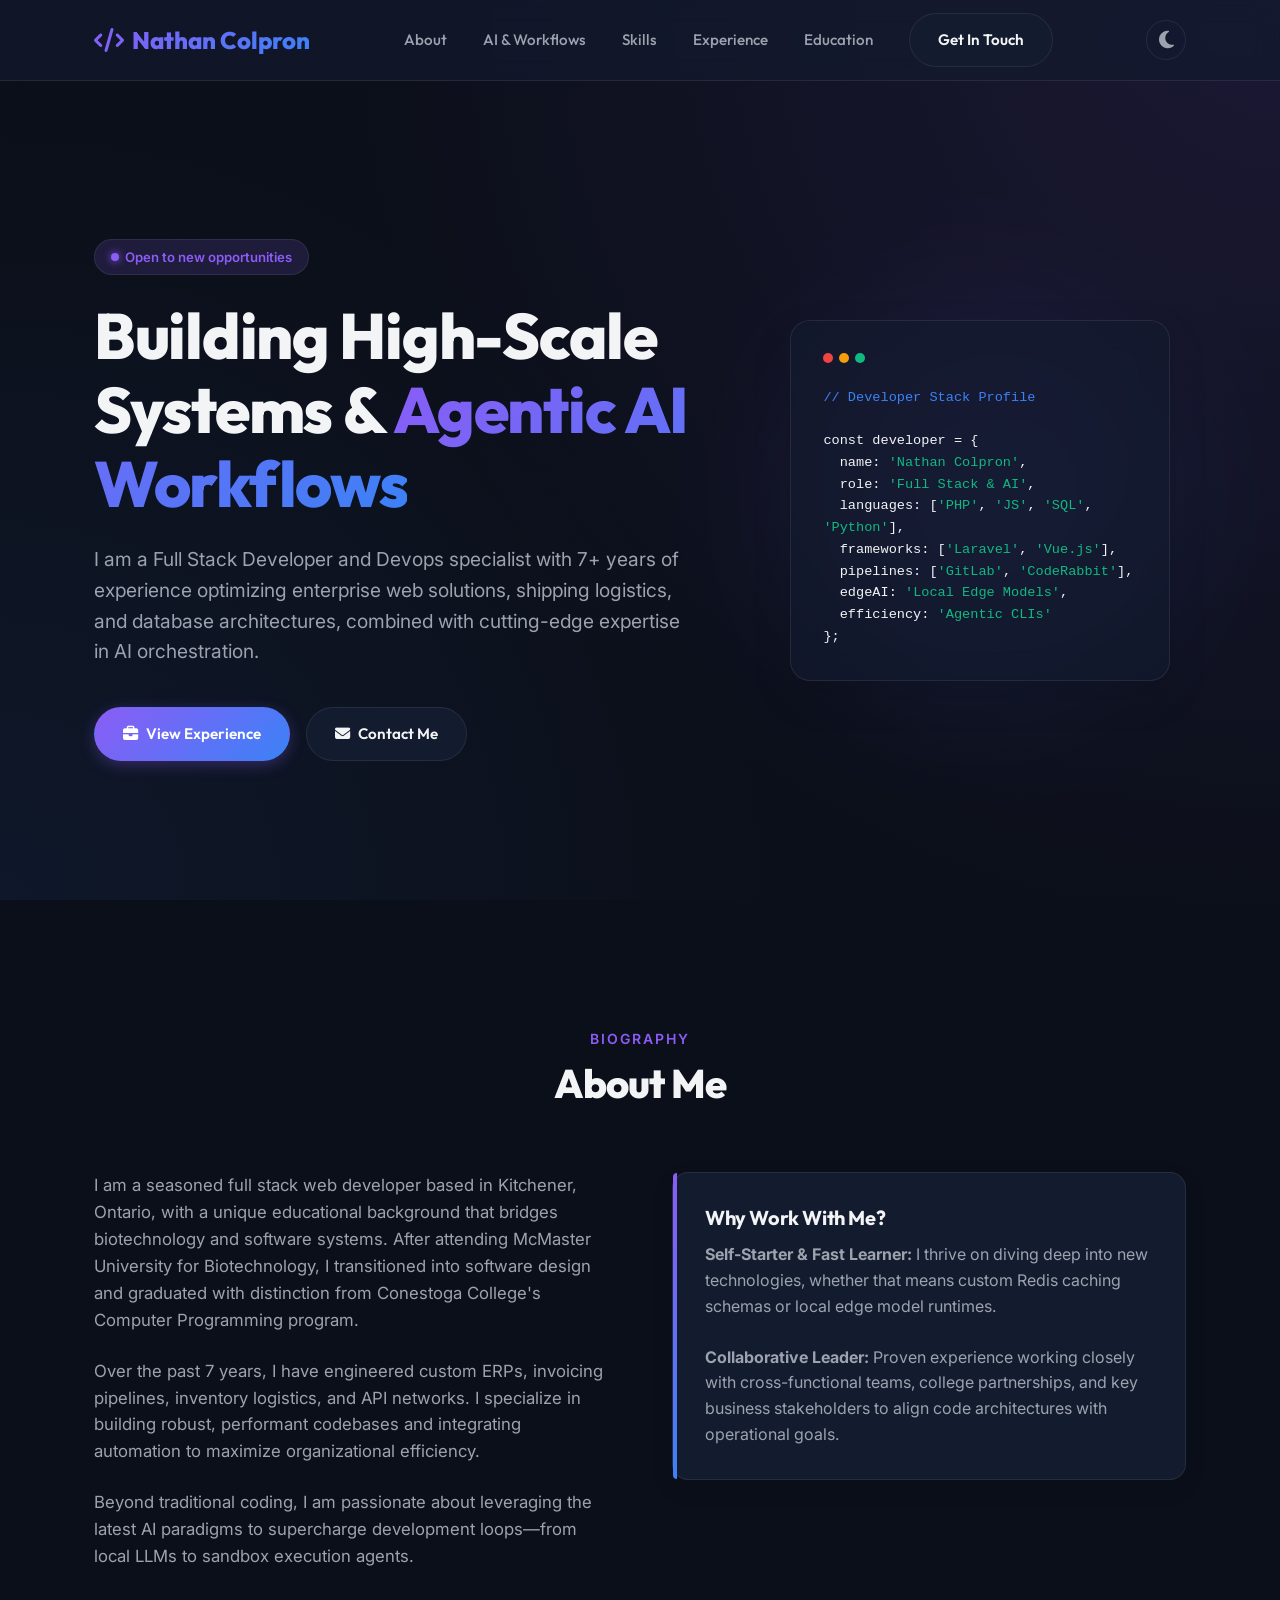
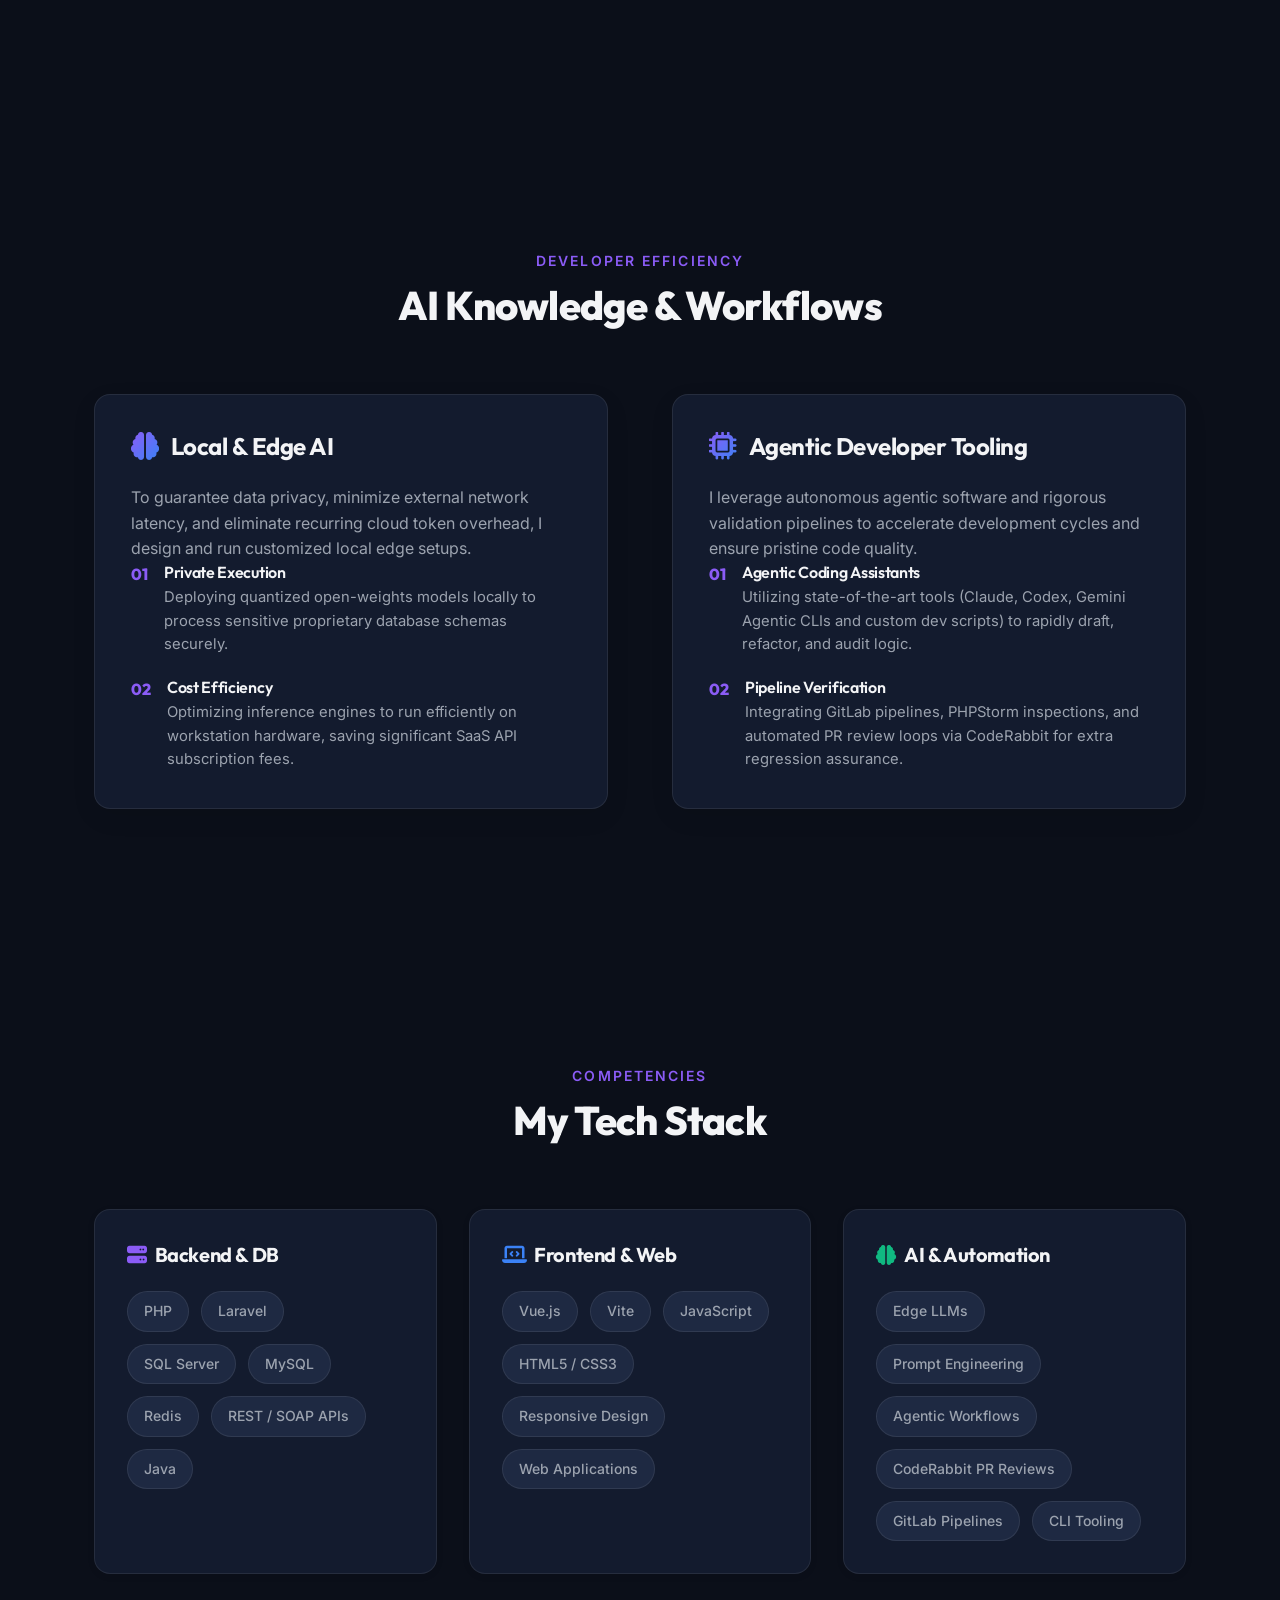
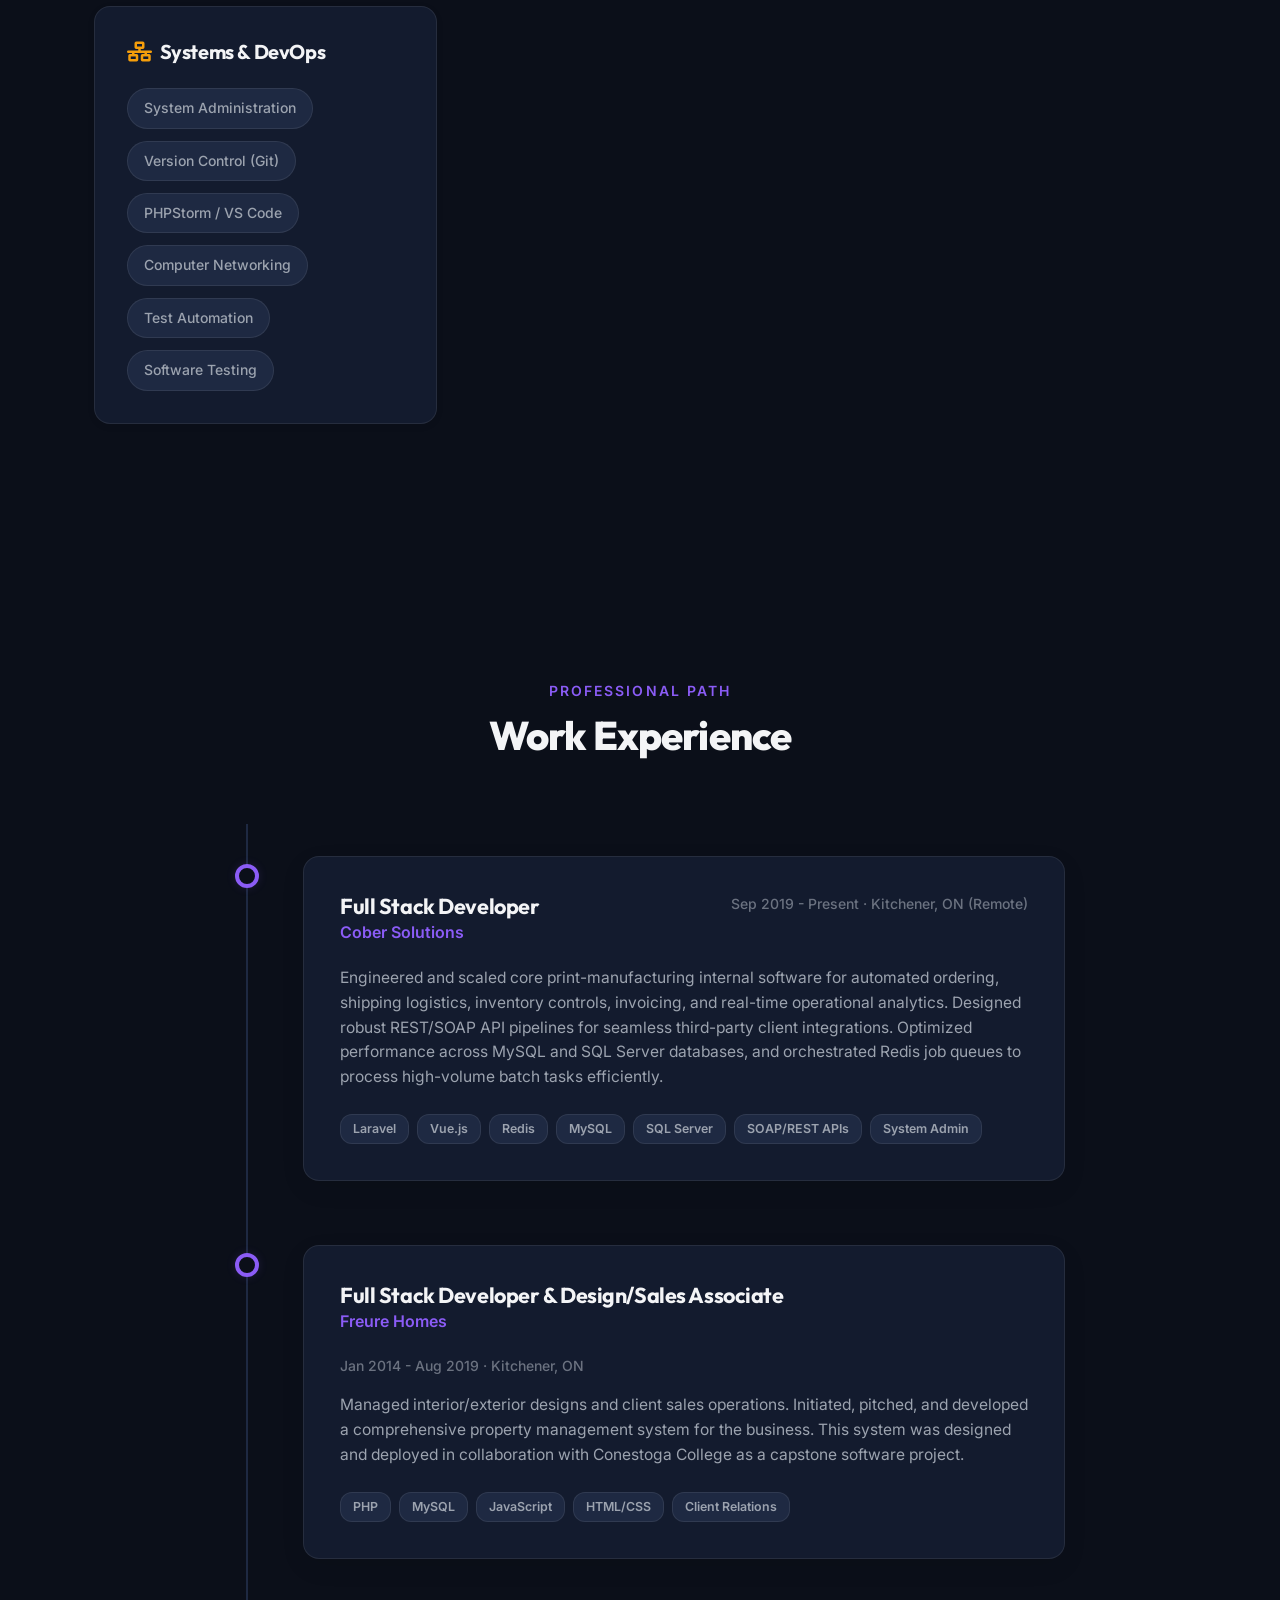
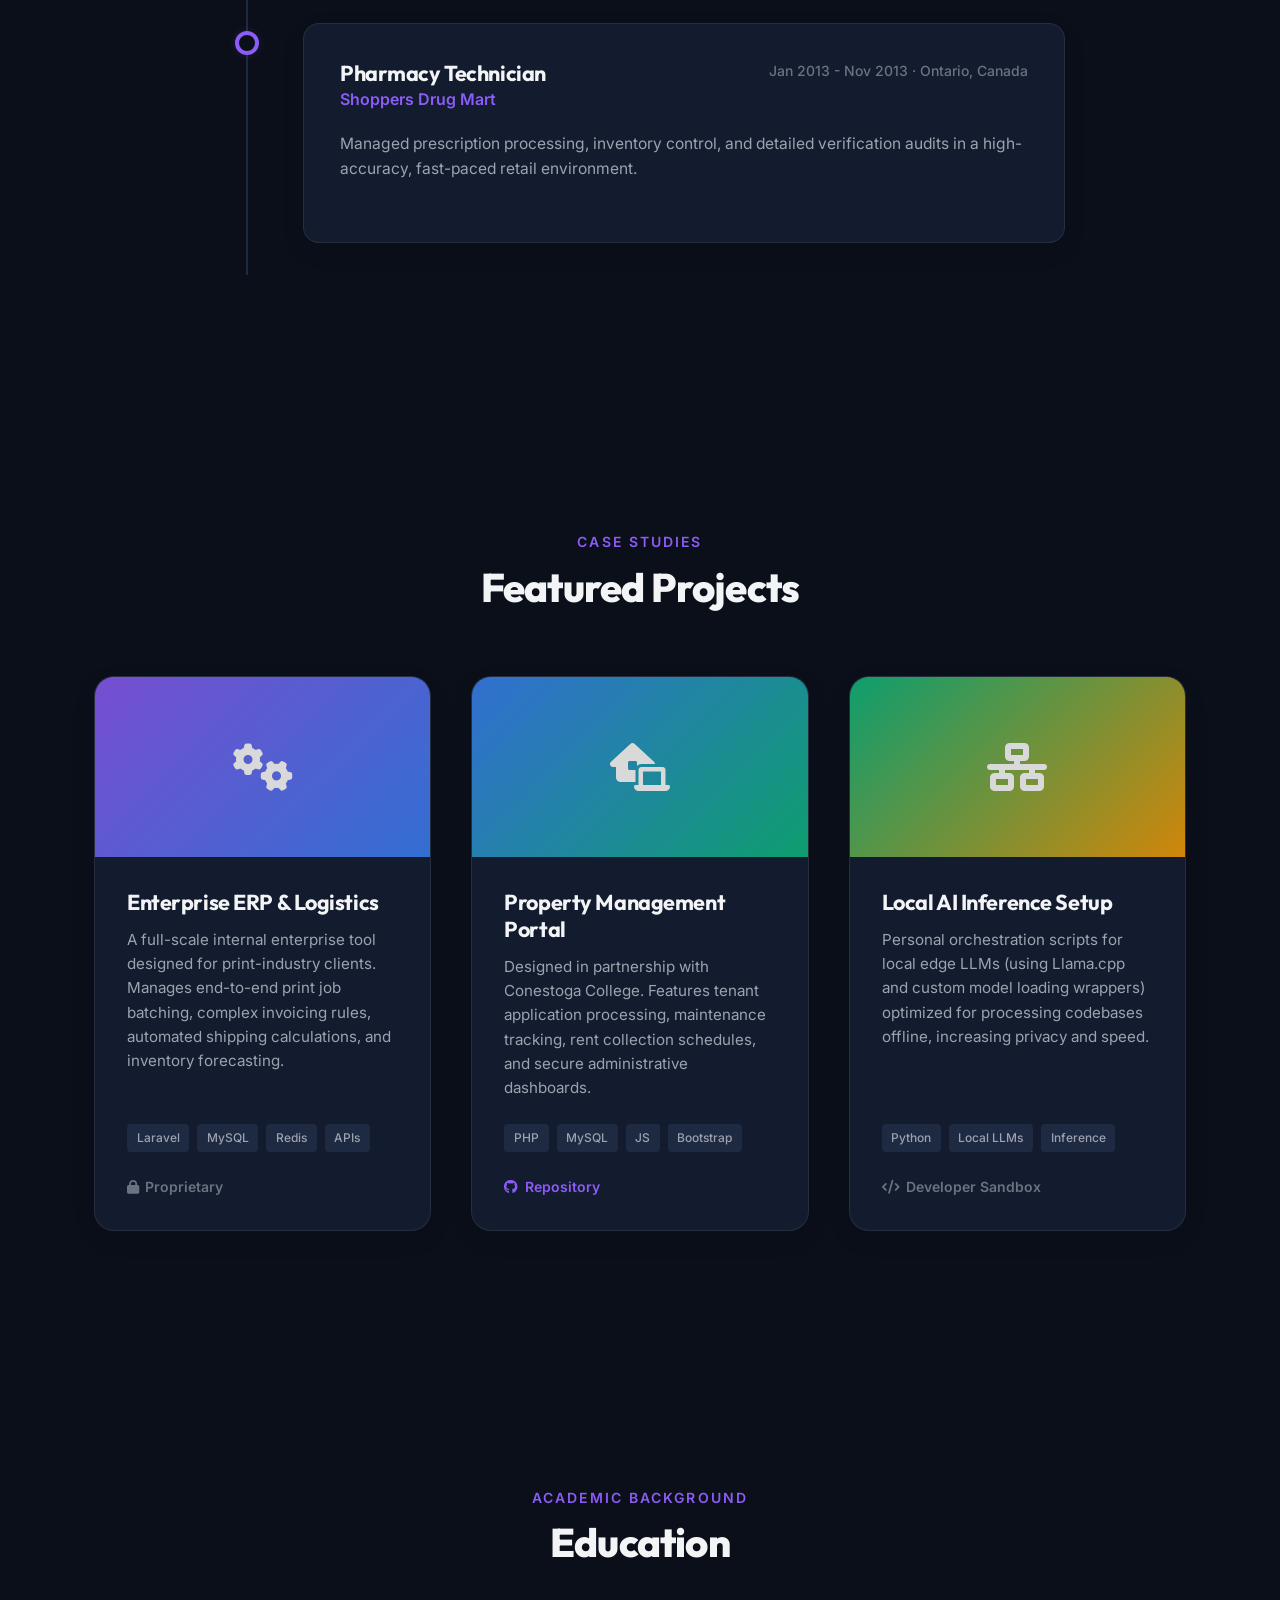
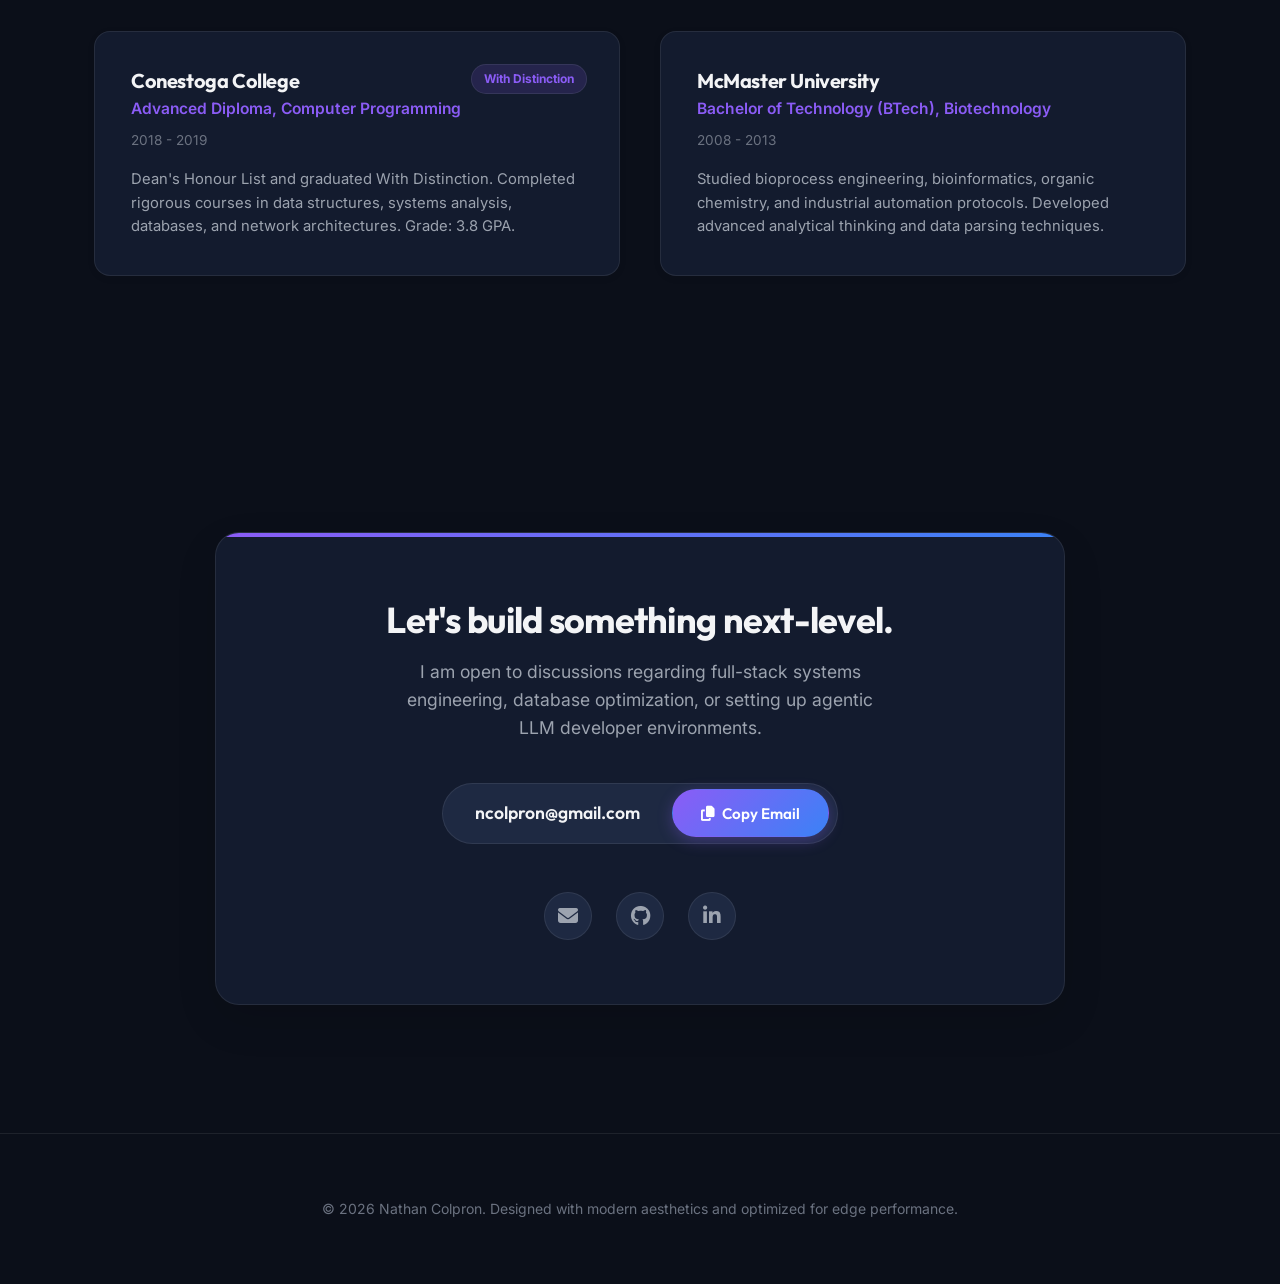
<file: index.html>
<!DOCTYPE html>
<html lang="en">
<head>
  <meta charset="utf-8">
  <meta name="viewport" content="width=device-width, initial-scale=1, shrink-to-fit=no">
  <meta name="description" content="Portfolio of Nathan Colpron, a Full Stack Developer & AI Integrator with 7+ years of experience building scalable systems and agentic workflows.">
  <meta name="author" content="Nathan Colpron">

  <title>Nathan Colpron | Full Stack Developer & AI Integrator</title>

  <!-- Google Fonts -->
  <link rel="preconnect" href="https://fonts.googleapis.com">
  <link rel="preconnect" href="https://fonts.gstatic.com" crossorigin>
  
  <!-- Font Awesome Icons -->
  <link rel="stylesheet" href="https://cdnjs.cloudflare.com/ajax/libs/font-awesome/6.4.0/css/all.min.css" integrity="sha512-iecdLmaskl7CVkqkXNQ/ZH/XLlvWZOJyj7Yy7tcenmpD1ypASozpmT/E0iPtmFIB46ZmdtAc9eNBvH0H/ZpiBw==" crossorigin="anonymous" referrerpolicy="no-referrer" />

  <!-- Custom CSS -->
  <link href="css/style.css" rel="stylesheet">
</head>

<body>

  <!-- Navigation Header -->
  <header class="header" id="header">
    <div class="container header-container">
      <a href="#hero" class="logo">
        <i class="fa-solid fa-code"></i> Nathan Colpron
      </a>
      
      <nav class="nav-menu" id="nav-menu">
        <a href="#about" class="nav-link">About</a>
        <a href="#ai-workflows" class="nav-link">AI & Workflows</a>
        <a href="#skills" class="nav-link">Skills</a>
        <a href="#experience" class="nav-link">Experience</a>
        <a href="#education" class="nav-link">Education</a>
        <a href="#contact" class="btn btn-secondary">Get In Touch</a>
      </nav>

      <div style="display: flex; gap: 1rem; align-items: center;">
        <button class="theme-toggle-btn" id="theme-toggle" aria-label="Toggle Theme">
          <i class="fa-solid fa-moon moon-icon"></i>
          <i class="fa-solid fa-sun sun-icon"></i>
        </button>
        <button class="mobile-nav-toggle" id="mobile-toggle" aria-label="Open Menu">
          <i class="fa-solid fa-bars"></i>
        </button>
      </div>
    </div>
  </header>

  <!-- Hero Section -->
  <section class="hero" id="hero">
    <div class="container hero-grid">
      <div class="hero-text scroll-reveal">
        <div class="hero-tag">
          <span></span> Open to new opportunities
        </div>
        <h1 class="hero-title">Building High-Scale Systems & <span>Agentic AI Workflows</span></h1>
        <p class="hero-desc">I am a Full Stack Developer and Devops specialist with 7+ years of experience optimizing enterprise web solutions, shipping logistics, and database architectures, combined with cutting-edge expertise in AI orchestration.</p>
        <div class="hero-ctas">
          <a href="#experience" class="btn btn-primary">
            <i class="fa-solid fa-briefcase"></i> View Experience
          </a>
          <a href="#contact" class="btn btn-secondary">
            <i class="fa-solid fa-envelope"></i> Contact Me
          </a>
        </div>
      </div>
      
      <div class="hero-visual scroll-reveal delay-200">
        <div class="visual-backdrop"></div>
        <div class="visual-card">
          <div class="visual-header">
            <div class="dot dot-red"></div>
            <div class="dot dot-yellow"></div>
            <div class="dot dot-green"></div>
          </div>
          <div class="visual-code">
            <p>// Developer Stack Profile</p>
            <br>
            const developer = {<br>
            &nbsp;&nbsp;name: <span>'Nathan Colpron'</span>,<br>
            &nbsp;&nbsp;role: <span>'Full Stack & AI'</span>,<br>
            &nbsp;&nbsp;languages: [<span>'PHP'</span>, <span>'JS'</span>, <span>'SQL'</span>, <span>'Python'</span>],<br>
            &nbsp;&nbsp;frameworks: [<span>'Laravel'</span>, <span>'Vue.js'</span>],<br>
            &nbsp;&nbsp;pipelines: [<span>'GitLab'</span>, <span>'CodeRabbit'</span>],<br>
            &nbsp;&nbsp;edgeAI: <span>'Local Edge Models'</span>,<br>
            &nbsp;&nbsp;efficiency: <span>'Agentic CLIs'</span><br>
            };
          </div>
        </div>
      </div>
    </div>
  </section>

  <!-- About Section -->
  <section class="section bg-secondary" id="about">
    <div class="container">
      <div class="section-title-wrapper scroll-reveal">
        <span class="section-subtitle">Biography</span>
        <h2 class="section-title">About Me</h2>
      </div>
      
      <div class="about-grid">
        <div class="about-text scroll-reveal">
          <p>I am a seasoned full stack web developer based in Kitchener, Ontario, with a unique educational background that bridges biotechnology and software systems. After attending McMaster University for Biotechnology, I transitioned into software design and graduated with distinction from Conestoga College's Computer Programming program.</p>
          <p>Over the past 7 years, I have engineered custom ERPs, invoicing pipelines, inventory logistics, and API networks. I specialize in building robust, performant codebases and integrating automation to maximize organizational efficiency.</p>
          <p>Beyond traditional coding, I am passionate about leveraging the latest AI paradigms to supercharge development loops—from local LLMs to sandbox execution agents.</p>
        </div>
        
        <div class="scroll-reveal delay-200">
          <div class="highlight-box">
            <h3>Why Work With Me?</h3>
            <p><strong>Self-Starter & Fast Learner:</strong> I thrive on diving deep into new technologies, whether that means custom Redis caching schemas or local edge model runtimes.</p>
            <br>
            <p><strong>Collaborative Leader:</strong> Proven experience working closely with cross-functional teams, college partnerships, and key business stakeholders to align code architectures with operational goals.</p>
          </div>
        </div>
      </div>
    </div>
  </section>

  <!-- AI Workflows Section -->
  <section class="section" id="ai-workflows">
    <div class="container">
      <div class="section-title-wrapper scroll-reveal">
        <span class="section-subtitle">Developer Efficiency</span>
        <h2 class="section-title">AI Knowledge & Workflows</h2>
      </div>

      <div class="about-grid">
        <div class="scroll-reveal">
          <div class="ai-workflow-card">
            <h3 class="ai-workflow-title">
              <i class="fa-solid fa-brain ai-workflow-icon"></i> Local & Edge AI
            </h3>
            <p class="mb-4 text-secondary">To guarantee data privacy, minimize external network latency, and eliminate recurring cloud token overhead, I design and run customized local edge setups.</p>
            <ul class="ai-workflow-list mt-3">
              <li class="ai-workflow-item">
                <span class="ai-workflow-item-num">01</span>
                <div>
                  <h4 class="ai-workflow-item-title">Private Execution</h4>
                  <p class="ai-workflow-item-desc">Deploying quantized open-weights models locally to process sensitive proprietary database schemas securely.</p>
                </div>
              </li>
              <li class="ai-workflow-item">
                <span class="ai-workflow-item-num">02</span>
                <div>
                  <h4 class="ai-workflow-item-title">Cost Efficiency</h4>
                  <p class="ai-workflow-item-desc">Optimizing inference engines to run efficiently on workstation hardware, saving significant SaaS API subscription fees.</p>
                </div>
              </li>
            </ul>
          </div>
        </div>

        <div class="scroll-reveal delay-200">
          <div class="ai-workflow-card">
            <h3 class="ai-workflow-title">
              <i class="fa-solid fa-microchip ai-workflow-icon"></i> Agentic Developer Tooling
            </h3>
            <p class="mb-4 text-secondary">I leverage autonomous agentic software and rigorous validation pipelines to accelerate development cycles and ensure pristine code quality.</p>
            <ul class="ai-workflow-list mt-3">
              <li class="ai-workflow-item">
                <span class="ai-workflow-item-num">01</span>
                <div>
                  <h4 class="ai-workflow-item-title">Agentic Coding Assistants</h4>
                  <p class="ai-workflow-item-desc">Utilizing state-of-the-art tools (Claude, Codex, Gemini Agentic CLIs and custom dev scripts) to rapidly draft, refactor, and audit logic.</p>
                </div>
              </li>
              <li class="ai-workflow-item">
                <span class="ai-workflow-item-num">02</span>
                <div>
                  <h4 class="ai-workflow-item-title">Pipeline Verification</h4>
                  <p class="ai-workflow-item-desc">Integrating GitLab pipelines, PHPStorm inspections, and automated PR review loops via CodeRabbit for extra regression assurance.</p>
                </div>
              </li>
            </ul>
          </div>
        </div>
      </div>
    </div>
  </section>

  <!-- Skills Section -->
  <section class="section bg-secondary" id="skills">
    <div class="container">
      <div class="section-title-wrapper scroll-reveal">
        <span class="section-subtitle">Competencies</span>
        <h2 class="section-title">My Tech Stack</h2>
      </div>

      <div class="skills-grid">
        <div class="skills-category scroll-reveal">
          <h3><i class="fa-solid fa-server" style="color: var(--color-accent);"></i> Backend & DB</h3>
          <div class="skills-list">
            <span class="skill-pill">PHP</span>
            <span class="skill-pill">Laravel</span>
            <span class="skill-pill">SQL Server</span>
            <span class="skill-pill">MySQL</span>
            <span class="skill-pill">Redis</span>
            <span class="skill-pill">REST / SOAP APIs</span>
            <span class="skill-pill">Java</span>
          </div>
        </div>

        <div class="skills-category scroll-reveal delay-100">
          <h3><i class="fa-solid fa-laptop-code" style="color: var(--color-accent-secondary);"></i> Frontend & Web</h3>
          <div class="skills-list">
            <span class="skill-pill">Vue.js</span>
            <span class="skill-pill">Vite</span>
            <span class="skill-pill">JavaScript</span>
            <span class="skill-pill">HTML5 / CSS3</span>
            <span class="skill-pill">Responsive Design</span>
            <span class="skill-pill">Web Applications</span>
          </div>
        </div>

        <div class="skills-category scroll-reveal delay-200">
          <h3><i class="fa-solid fa-brain" style="color: #10b981;"></i> AI & Automation</h3>
          <div class="skills-list">
            <span class="skill-pill">Edge LLMs</span>
            <span class="skill-pill">Prompt Engineering</span>
            <span class="skill-pill">Agentic Workflows</span>
            <span class="skill-pill">CodeRabbit PR Reviews</span>
            <span class="skill-pill">GitLab Pipelines</span>
            <span class="skill-pill">CLI Tooling</span>
          </div>
        </div>

        <div class="skills-category scroll-reveal delay-300">
          <h3><i class="fa-solid fa-network-wired" style="color: #f59e0b;"></i> Systems & DevOps</h3>
          <div class="skills-list">
            <span class="skill-pill">System Administration</span>
            <span class="skill-pill">Version Control (Git)</span>
            <span class="skill-pill">PHPStorm / VS Code</span>
            <span class="skill-pill">Computer Networking</span>
            <span class="skill-pill">Test Automation</span>
            <span class="skill-pill">Software Testing</span>
          </div>
        </div>
      </div>
    </div>
  </section>

  <!-- Experience Section -->
  <section class="section" id="experience">
    <div class="container">
      <div class="section-title-wrapper scroll-reveal">
        <span class="section-subtitle">Professional Path</span>
        <h2 class="section-title">Work Experience</h2>
      </div>

      <div class="timeline">
        <!-- Cober Solutions -->
        <div class="timeline-item scroll-reveal">
          <div class="timeline-dot"></div>
          <div class="timeline-content">
            <div class="timeline-header">
              <div>
                <h3 class="timeline-job">Full Stack Developer</h3>
                <div class="timeline-company">Cober Solutions</div>
              </div>
              <span class="timeline-date">Sep 2019 - Present &middot; Kitchener, ON (Remote)</span>
            </div>
            <p class="timeline-desc">Engineered and scaled core print-manufacturing internal software for automated ordering, shipping logistics, inventory controls, invoicing, and real-time operational analytics. Designed robust REST/SOAP API pipelines for seamless third-party client integrations. Optimized performance across MySQL and SQL Server databases, and orchestrated Redis job queues to process high-volume batch tasks efficiently.</p>
            <div class="timeline-skills">
              <span class="timeline-skill-pill">Laravel</span>
              <span class="timeline-skill-pill">Vue.js</span>
              <span class="timeline-skill-pill">Redis</span>
              <span class="timeline-skill-pill">MySQL</span>
              <span class="timeline-skill-pill">SQL Server</span>
              <span class="timeline-skill-pill">SOAP/REST APIs</span>
              <span class="timeline-skill-pill">System Admin</span>
            </div>
          </div>
        </div>

        <!-- Freure Homes -->
        <div class="timeline-item scroll-reveal">
          <div class="timeline-dot"></div>
          <div class="timeline-content">
            <div class="timeline-header">
              <div>
                <h3 class="timeline-job">Full Stack Developer & Design/Sales Associate</h3>
                <div class="timeline-company">Freure Homes</div>
              </div>
              <span class="timeline-date">Jan 2014 - Aug 2019 &middot; Kitchener, ON</span>
            </div>
            <p class="timeline-desc">Managed interior/exterior designs and client sales operations. Initiated, pitched, and developed a comprehensive property management system for the business. This system was designed and deployed in collaboration with Conestoga College as a capstone software project.</p>
            <div class="timeline-skills">
              <span class="timeline-skill-pill">PHP</span>
              <span class="timeline-skill-pill">MySQL</span>
              <span class="timeline-skill-pill">JavaScript</span>
              <span class="timeline-skill-pill">HTML/CSS</span>
              <span class="timeline-skill-pill">Client Relations</span>
            </div>
          </div>
        </div>

        <!-- Shoppers Drug Mart -->
        <div class="timeline-item scroll-reveal">
          <div class="timeline-dot"></div>
          <div class="timeline-content">
            <div class="timeline-header">
              <div>
                <h3 class="timeline-job">Pharmacy Technician</h3>
                <div class="timeline-company">Shoppers Drug Mart</div>
              </div>
              <span class="timeline-date">Jan 2013 - Nov 2013 &middot; Ontario, Canada</span>
            </div>
            <p class="timeline-desc">Managed prescription processing, inventory control, and detailed verification audits in a high-accuracy, fast-paced retail environment.</p>
          </div>
        </div>
      </div>
    </div>
  </section>

  <!-- Projects Section -->
  <section class="section bg-secondary" id="projects">
    <div class="container">
      <div class="section-title-wrapper scroll-reveal">
        <span class="section-subtitle">Case Studies</span>
        <h2 class="section-title">Featured Projects</h2>
      </div>

      <div class="projects-grid">
        <!-- Project 1 -->
        <div class="project-card scroll-reveal">
          <div class="project-visual">
            <i class="fa-solid fa-gears"></i>
          </div>
          <div class="project-content">
            <h3 class="project-title">Enterprise ERP & Logistics</h3>
            <p class="project-desc">A full-scale internal enterprise tool designed for print-industry clients. Manages end-to-end print job batching, complex invoicing rules, automated shipping calculations, and inventory forecasting.</p>
            <div class="project-tags">
              <span class="project-tag">Laravel</span>
              <span class="project-tag">MySQL</span>
              <span class="project-tag">Redis</span>
              <span class="project-tag">APIs</span>
            </div>
            <div class="project-links">
              <span class="project-link" style="color: var(--text-tertiary);"><i class="fa-solid fa-lock"></i> Proprietary</span>
            </div>
          </div>
        </div>

        <!-- Project 2 -->
        <div class="project-card scroll-reveal delay-100">
          <div class="project-visual" style="background: linear-gradient(135deg, #3b82f6 0%, #10b981 100%);">
            <i class="fa-solid fa-house-laptop"></i>
          </div>
          <div class="project-content">
            <h3 class="project-title">Property Management Portal</h3>
            <p class="project-desc">Designed in partnership with Conestoga College. Features tenant application processing, maintenance tracking, rent collection schedules, and secure administrative dashboards.</p>
            <div class="project-tags">
              <span class="project-tag">PHP</span>
              <span class="project-tag">MySQL</span>
              <span class="project-tag">JS</span>
              <span class="project-tag">Bootstrap</span>
            </div>
            <div class="project-links">
              <a href="https://github.com/Cartman37/property_management_system" class="project-link" target="_blank" rel="noopener noreferrer">
                <i class="fa-brands fa-github"></i> Repository
              </a>
            </div>
          </div>
        </div>

        <!-- Project 3 -->
        <div class="project-card scroll-reveal delay-200">
          <div class="project-visual" style="background: linear-gradient(135deg, #10b981 0%, #f59e0b 100%);">
            <i class="fa-solid fa-network-wired"></i>
          </div>
          <div class="project-content">
            <h3 class="project-title">Local AI Inference Setup</h3>
            <p class="project-desc">Personal orchestration scripts for local edge LLMs (using Llama.cpp and custom model loading wrappers) optimized for processing codebases offline, increasing privacy and speed.</p>
            <div class="project-tags">
              <span class="project-tag">Python</span>
              <span class="project-tag">Local LLMs</span>
              <span class="project-tag">Inference</span>
            </div>
            <div class="project-links">
              <span class="project-link" style="color: var(--text-tertiary);"><i class="fa-solid fa-code"></i> Developer Sandbox</span>
            </div>
          </div>
        </div>
      </div>
    </div>
  </section>

  <!-- Education Section -->
  <section class="section" id="education">
    <div class="container">
      <div class="section-title-wrapper scroll-reveal">
        <span class="section-subtitle">Academic Background</span>
        <h2 class="section-title">Education</h2>
      </div>

      <div class="education-grid">
        <!-- Education 1 -->
        <div class="education-card scroll-reveal">
          <span class="education-badge">With Distinction</span>
          <h3 class="education-school">Conestoga College</h3>
          <div class="education-degree">Advanced Diploma, Computer Programming</div>
          <span class="education-date">2018 - 2019</span>
          <p class="education-details">Dean's Honour List and graduated With Distinction. Completed rigorous courses in data structures, systems analysis, databases, and network architectures. Grade: 3.8 GPA.</p>
        </div>

        <!-- Education 2 -->
        <div class="education-card scroll-reveal delay-100">
          <h3 class="education-school">McMaster University</h3>
          <div class="education-degree">Bachelor of Technology (BTech), Biotechnology</div>
          <span class="education-date">2008 - 2013</span>
          <p class="education-details">Studied bioprocess engineering, bioinformatics, organic chemistry, and industrial automation protocols. Developed advanced analytical thinking and data parsing techniques.</p>
        </div>
      </div>
    </div>
  </section>

  <!-- Contact Section -->
  <section class="section bg-secondary" id="contact">
    <div class="container">
      <div class="contact-card scroll-reveal">
        <h2>Let's build something next-level.</h2>
        <p>I am open to discussions regarding full-stack systems engineering, database optimization, or setting up agentic LLM developer environments.</p>
        
        <div class="email-box">
          <span class="email-address" id="email-address">ncolpron@gmail.com</span>
          <button class="btn btn-primary" id="copy-email-btn">
            <i class="fa-solid fa-copy"></i> Copy Email
          </button>
        </div>

        <div class="social-links">
          <a href="mailto:ncolpron@gmail.com" class="social-link" title="Email Me">
            <i class="fa-solid fa-envelope"></i>
          </a>
          <a href="https://github.com/Cartman37" class="social-link" target="_blank" rel="noopener noreferrer" title="GitHub Profile">
            <i class="fa-brands fa-github"></i>
          </a>
          <a href="https://www.linkedin.com/in/nathan-colpron-045181185/" class="social-link" target="_blank" rel="noopener noreferrer" title="LinkedIn Profile">
            <i class="fa-brands fa-linkedin-in"></i>
          </a>
        </div>
      </div>
    </div>
  </section>

  <!-- Footer -->
  <footer class="footer">
    <div class="container">
      <p>&copy; 2026 Nathan Colpron. Designed with modern aesthetics and optimized for edge performance.</p>
    </div>
  </footer>

  <!-- Custom script -->
  <script src="js/main.js"></script>
</body>
</html>
</file>
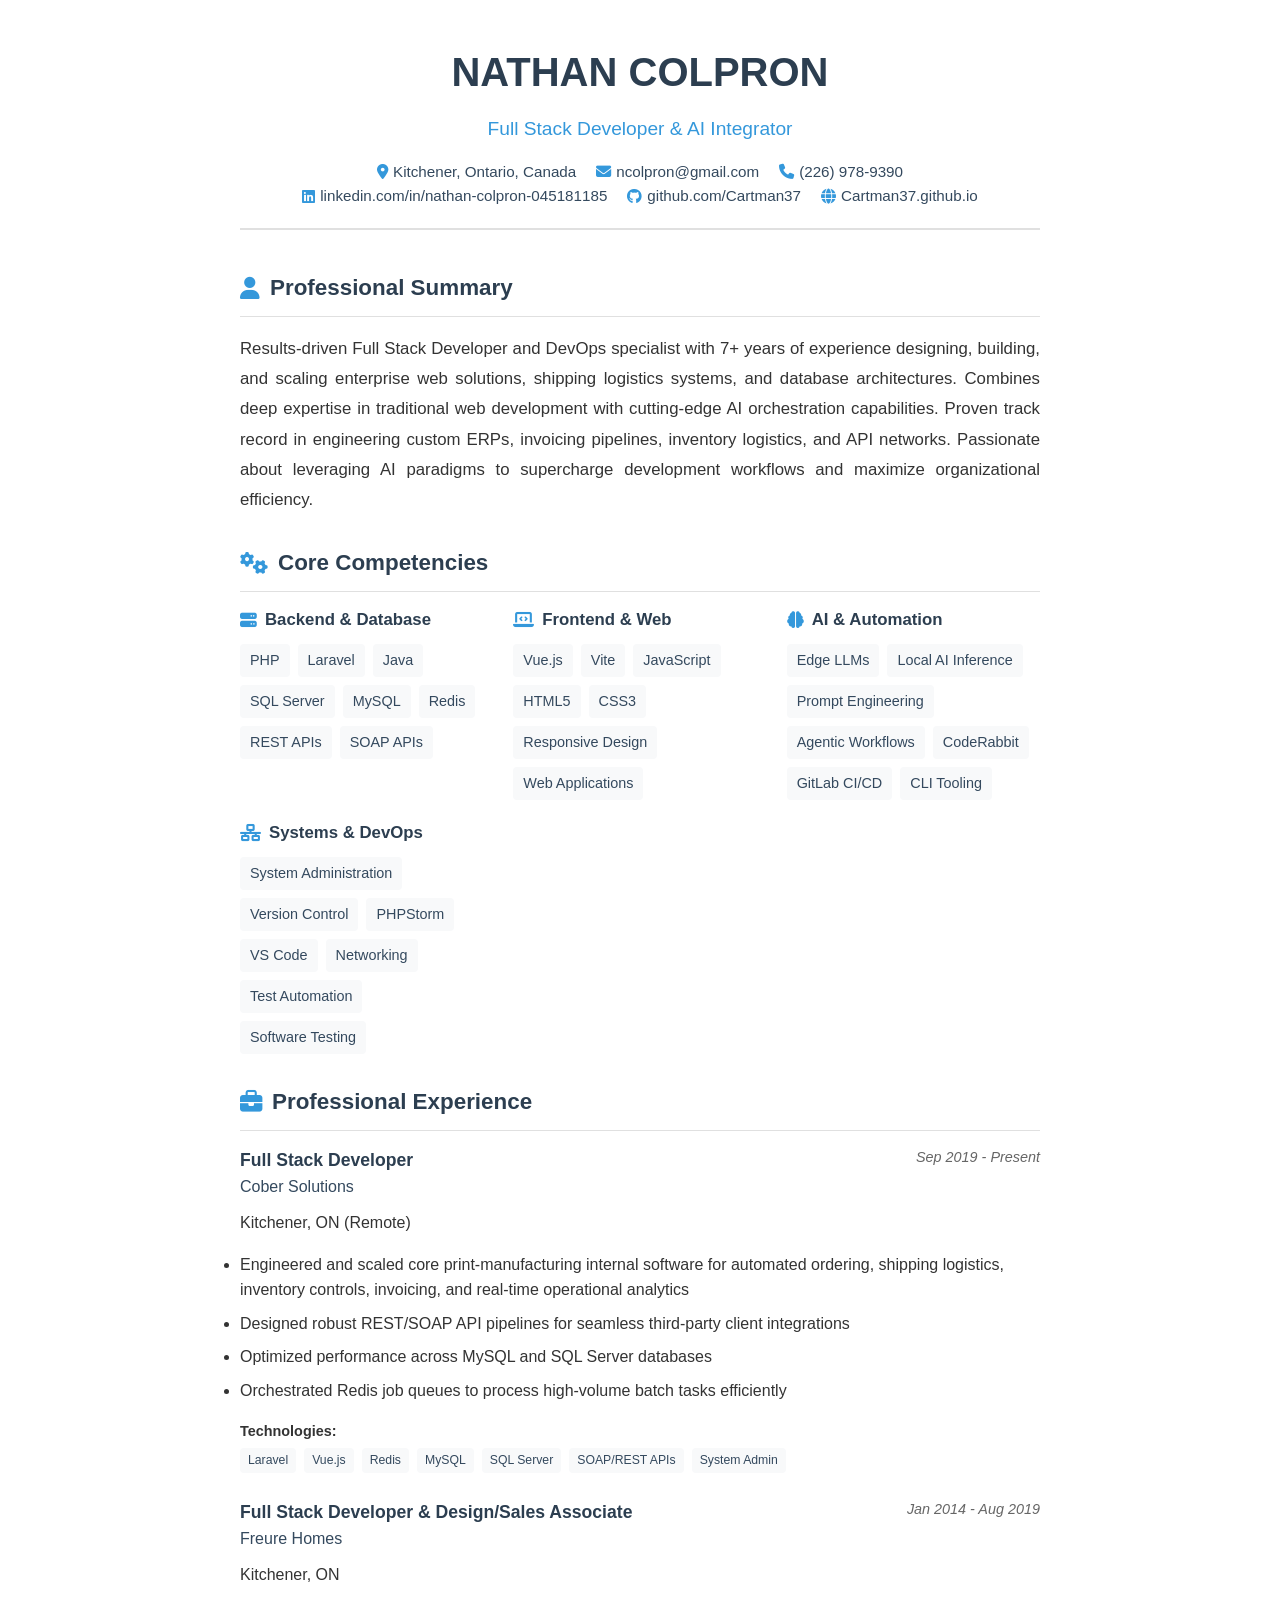
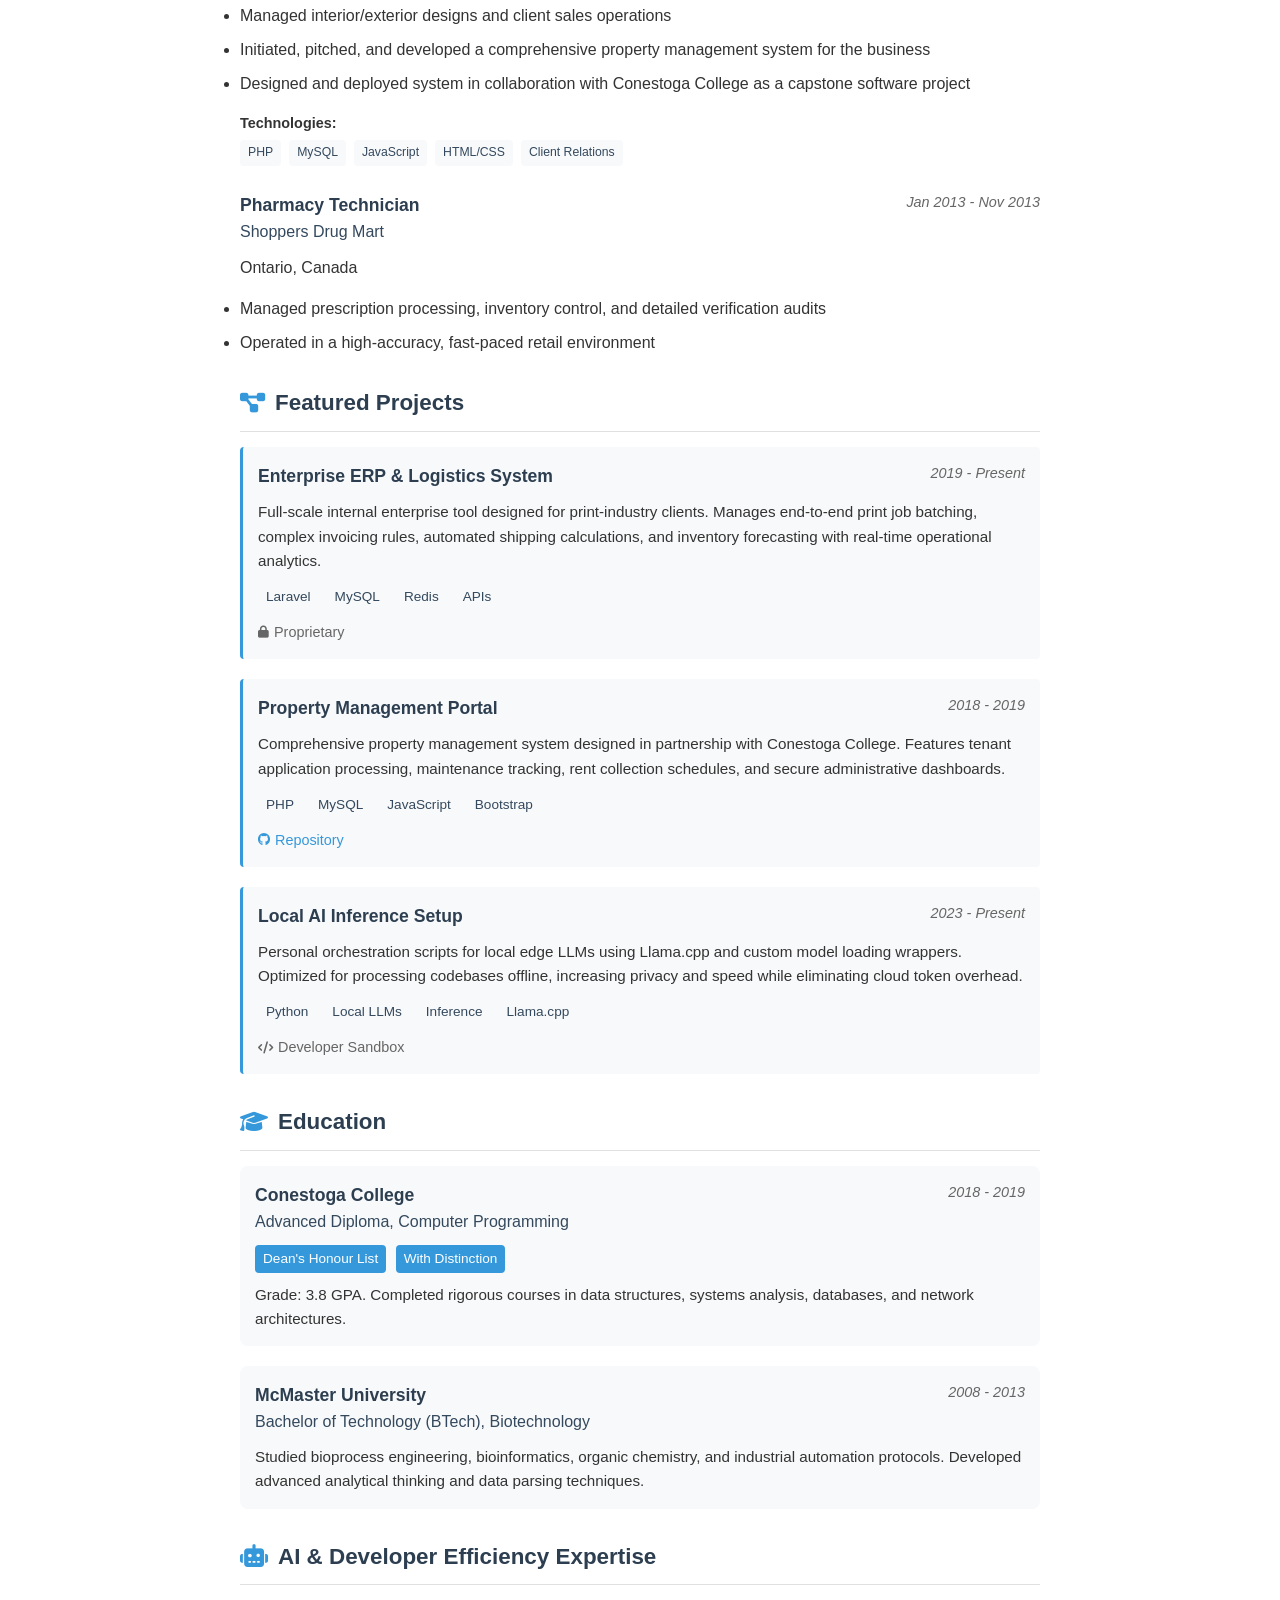
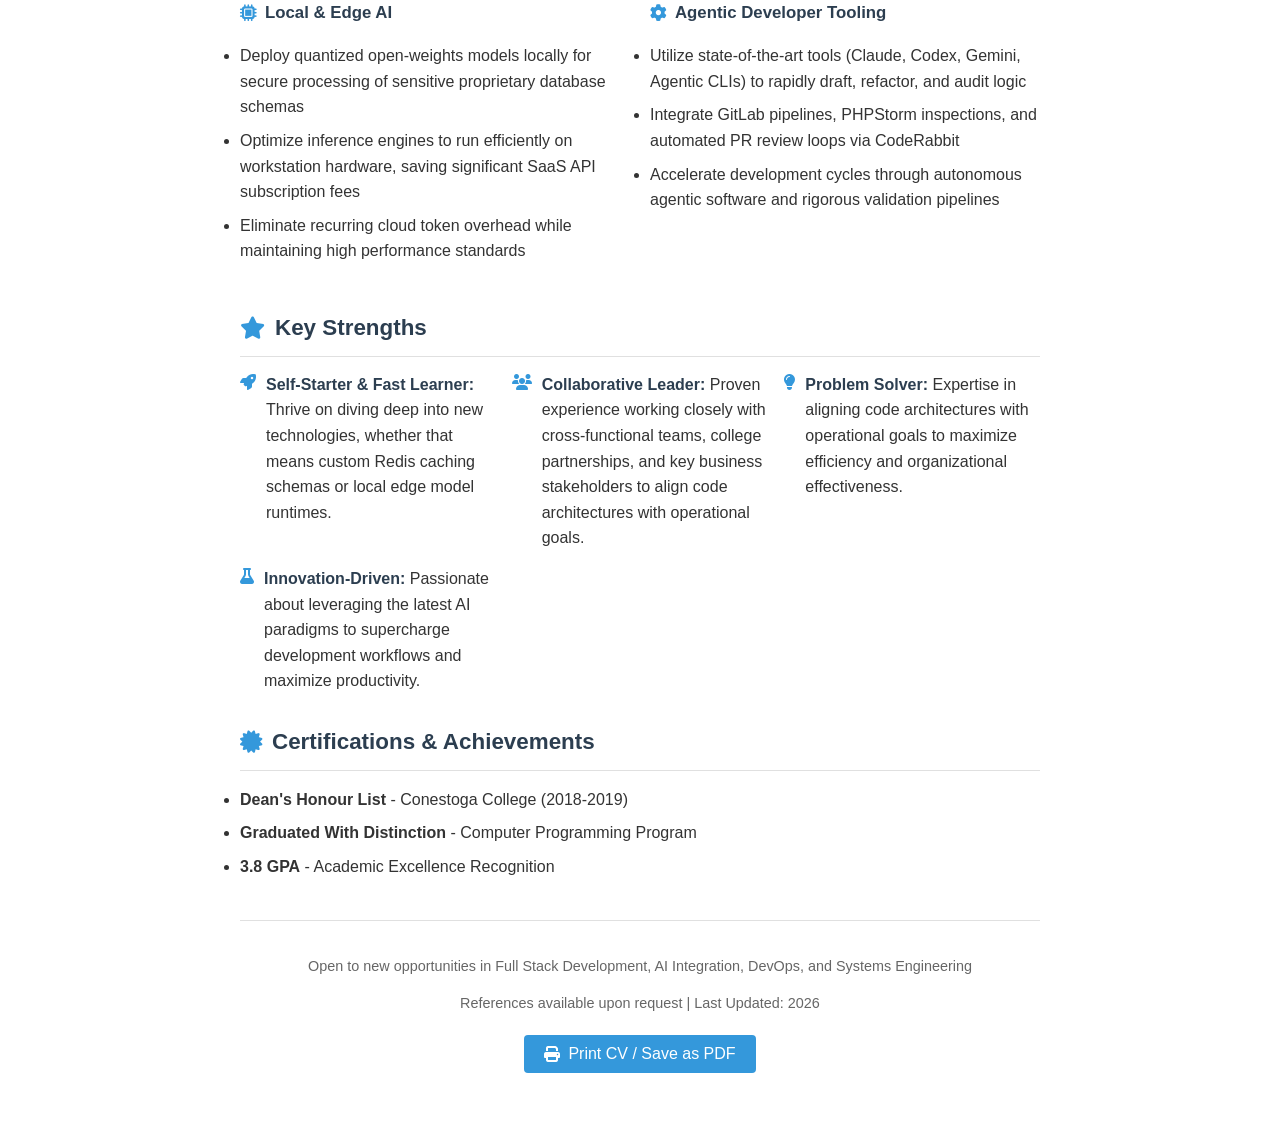
<file: cv/Nathan_Colpron_CV.html>
<!DOCTYPE html>
<html lang="en">

<head>
    <meta charset="UTF-8">
    <meta name="viewport" content="width=device-width, initial-scale=1.0">
    <title>Nathan Colpron - Professional CV</title>
    <style>
        /* Professional CV Styling */
        :root {
            --primary-color: #2c3e50;
            --secondary-color: #34495e;
            --accent-color: #3498db;
            --text-color: #333;
            --light-gray: #f8f9fa;
            --border-color: #e0e0e0;
        }

        body {
            font-family: 'Helvetica Neue', Arial, sans-serif;
            line-height: 1.6;
            color: var(--text-color);
            max-width: 800px;
            margin: 0 auto;
            padding: 40px 20px;
            background-color: #fff;
        }

        /* Print Optimization */
        @media print {
            body {
                padding: 0;
                margin: 0;
            }

            .no-print {
                display: none;
            }

            .page-break {
                page-break-after: always;
            }
        }

        /* Header */
        .cv-header {
            text-align: center;
            margin-bottom: 40px;
            padding-bottom: 20px;
            border-bottom: 2px solid var(--border-color);
        }

        .cv-header h1 {
            font-size: 2.5em;
            font-weight: 700;
            color: var(--primary-color);
            margin: 0 0 10px 0;
        }

        .cv-header .title {
            font-size: 1.2em;
            color: var(--accent-color);
            font-weight: 500;
            margin: 0 0 15px 0;
        }

        .contact-info {
            display: flex;
            justify-content: center;
            flex-wrap: wrap;
            gap: 20px;
            font-size: 0.95em;
            color: var(--secondary-color);
        }

        .contact-info span {
            display: flex;
            align-items: center;
            gap: 5px;
        }

        .contact-info i {
            color: var(--accent-color);
        }

        /* Sections */
        .cv-section {
            margin-bottom: 30px;
        }

        .section-title {
            font-size: 1.4em;
            font-weight: 700;
            color: var(--primary-color);
            margin: 0 0 15px 0;
            padding-bottom: 10px;
            border-bottom: 1px solid var(--border-color);
            display: flex;
            align-items: center;
            gap: 10px;
        }

        .section-title i {
            color: var(--accent-color);
        }

        /* Professional Summary */
        .summary {
            font-size: 1.05em;
            line-height: 1.8;
            text-align: justify;
        }

        /* Experience */
        .experience-item {
            margin-bottom: 25px;
        }

        .experience-header {
            display: flex;
            justify-content: space-between;
            align-items: flex-start;
            margin-bottom: 10px;
        }

        .experience-header h3 {
            font-size: 1.1em;
            font-weight: 600;
            color: var(--primary-color);
            margin: 0;
        }

        .experience-company {
            font-weight: 500;
            color: var(--secondary-color);
        }

        .experience-date {
            font-size: 0.9em;
            color: #666;
            text-align: right;
            font-style: italic;
        }

        .experience-description {
            margin-left: 0;
            padding-left: 0;
        }

        .experience-description ul {
            margin: 10px 0;
            padding-left: 20px;
        }

        .experience-description li {
            margin-bottom: 8px;
            line-height: 1.6;
        }

        .experience-tech {
            margin-top: 10px;
            font-size: 0.9em;
        }

        .tech-tags {
            display: flex;
            flex-wrap: wrap;
            gap: 8px;
            margin-top: 5px;
        }

        .tech-tag {
            background-color: var(--light-gray);
            padding: 3px 8px;
            border-radius: 4px;
            font-size: 0.85em;
            color: var(--secondary-color);
        }

        /* Skills */
        .skills-grid {
            display: grid;
            grid-template-columns: repeat(auto-fit, minmax(250px, 1fr));
            gap: 20px;
        }

        .skills-category h4 {
            font-size: 1.05em;
            font-weight: 600;
            color: var(--primary-color);
            margin: 0 0 10px 0;
            display: flex;
            align-items: center;
            gap: 8px;
        }

        .skills-category h4 i {
            color: var(--accent-color);
        }

        .skills-list {
            display: flex;
            flex-wrap: wrap;
            gap: 8px;
        }

        .skill-item {
            background-color: var(--light-gray);
            padding: 5px 10px;
            border-radius: 4px;
            font-size: 0.9em;
            color: var(--secondary-color);
        }

        /* Education */
        .education-grid {
            display: grid;
            gap: 20px;
        }

        .education-item {
            padding: 15px;
            background-color: var(--light-gray);
            border-radius: 8px;
        }

        .education-header {
            display: flex;
            justify-content: space-between;
            align-items: flex-start;
            margin-bottom: 10px;
        }

        .education-school {
            font-size: 1.1em;
            font-weight: 600;
            color: var(--primary-color);
            margin: 0;
        }

        .education-degree {
            font-weight: 500;
            color: var(--secondary-color);
        }

        .education-date {
            font-size: 0.9em;
            color: #666;
            font-style: italic;
        }

        .education-details {
            margin: 10px 0 0 0;
            font-size: 0.95em;
            line-height: 1.6;
        }

        .education-honors {
            margin-top: 10px;
        }

        .honor-badge {
            display: inline-block;
            background-color: var(--accent-color);
            color: white;
            padding: 3px 8px;
            border-radius: 4px;
            font-size: 0.85em;
            font-weight: 500;
            margin-right: 5px;
        }

        /* Projects */
        .projects-grid {
            display: grid;
            gap: 20px;
        }

        .project-item {
            padding: 15px;
            border-left: 3px solid var(--accent-color);
            background-color: var(--light-gray);
            border-radius: 4px;
        }

        .project-header {
            display: flex;
            justify-content: space-between;
            align-items: flex-start;
            margin-bottom: 10px;
        }

        .project-title {
            font-size: 1.1em;
            font-weight: 600;
            color: var(--primary-color);
            margin: 0;
        }

        .project-date {
            font-size: 0.9em;
            color: #666;
            font-style: italic;
        }

        .project-description {
            margin: 10px 0;
            font-size: 0.95em;
            line-height: 1.6;
        }

        .project-links {
            display: flex;
            gap: 10px;
            margin-top: 10px;
        }

        .project-link {
            display: inline-flex;
            align-items: center;
            gap: 5px;
            font-size: 0.9em;
            color: var(--accent-color);
            text-decoration: none;
        }

        .project-link i {
            font-size: 0.85em;
        }

        /* Strengths */
        .strengths-list {
            display: grid;
            grid-template-columns: repeat(auto-fit, minmax(250px, 1fr));
            gap: 15px;
        }

        .strength-item {
            display: flex;
            align-items: flex-start;
            gap: 10px;
        }

        .strength-item i {
            color: var(--accent-color);
            margin-top: 2px;
        }

        .strength-item strong {
            color: var(--primary-color);
        }

        /* Footer */
        .cv-footer {
            text-align: center;
            margin-top: 40px;
            padding-top: 20px;
            border-top: 1px solid var(--border-color);
            font-size: 0.9em;
            color: #666;
        }

        .no-print {
            text-align: center;
            margin: 20px 0;
        }

        .print-btn {
            background-color: var(--accent-color);
            color: white;
            padding: 10px 20px;
            border: none;
            border-radius: 4px;
            cursor: pointer;
            font-size: 1em;
            display: inline-flex;
            align-items: center;
            gap: 8px;
        }

        .print-btn:hover {
            background-color: #2980b9;
        }
    </style>
    <link rel="stylesheet" href="https://cdnjs.cloudflare.com/ajax/libs/font-awesome/6.4.0/css/all.min.css">
</head>

<body>
    <!-- Header -->
    <div class="cv-header">
        <h1>NATHAN COLPRON</h1>
        <div class="title">Full Stack Developer & AI Integrator</div>
        <div class="contact-info">
            <span><i class="fas fa-map-marker-alt"></i> Kitchener, Ontario, Canada</span>
            <span><i class="fas fa-envelope"></i> ncolpron@gmail.com</span>
            <span><i class="fas fa-phone"></i> (226) 978-9390</span>
        </div>
        <div class="contact-info">
            <span><i class="fab fa-linkedin"></i> linkedin.com/in/nathan-colpron-045181185</span>
            <span><i class="fab fa-github"></i> github.com/Cartman37</span>
            <span><i class="fas fa-globe"></i> Cartman37.github.io</span>
        </div>
    </div>

    <!-- Professional Summary -->
    <div class="cv-section">
        <h2 class="section-title"><i class="fas fa-user"></i> Professional Summary</h2>
        <p class="summary">
            Results-driven Full Stack Developer and DevOps specialist with 7+ years of experience designing,
            building, and scaling enterprise web solutions, shipping logistics systems, and database architectures.
            Combines deep expertise in traditional web development with cutting-edge AI orchestration capabilities.
            Proven track record in engineering custom ERPs, invoicing pipelines, inventory logistics, and API networks.
            Passionate about leveraging AI paradigms to supercharge development workflows and maximize organizational
            efficiency.
        </p>
    </div>

    <!-- Core Competencies -->
    <div class="cv-section">
        <h2 class="section-title"><i class="fas fa-cogs"></i> Core Competencies</h2>
        <div class="skills-grid">
            <div class="skills-category">
                <h4><i class="fas fa-server"></i> Backend & Database</h4>
                <div class="skills-list">
                    <span class="skill-item">PHP</span>
                    <span class="skill-item">Laravel</span>
                    <span class="skill-item">Java</span>
                    <span class="skill-item">SQL Server</span>
                    <span class="skill-item">MySQL</span>
                    <span class="skill-item">Redis</span>
                    <span class="skill-item">REST APIs</span>
                    <span class="skill-item">SOAP APIs</span>
                </div>
            </div>
            <div class="skills-category">
                <h4><i class="fas fa-laptop-code"></i> Frontend & Web</h4>
                <div class="skills-list">
                    <span class="skill-item">Vue.js</span>
                    <span class="skill-item">Vite</span>
                    <span class="skill-item">JavaScript</span>
                    <span class="skill-item">HTML5</span>
                    <span class="skill-item">CSS3</span>
                    <span class="skill-item">Responsive Design</span>
                    <span class="skill-item">Web Applications</span>
                </div>
            </div>
            <div class="skills-category">
                <h4><i class="fas fa-brain"></i> AI & Automation</h4>
                <div class="skills-list">
                    <span class="skill-item">Edge LLMs</span>
                    <span class="skill-item">Local AI Inference</span>
                    <span class="skill-item">Prompt Engineering</span>
                    <span class="skill-item">Agentic Workflows</span>
                    <span class="skill-item">CodeRabbit</span>
                    <span class="skill-item">GitLab CI/CD</span>
                    <span class="skill-item">CLI Tooling</span>
                </div>
            </div>
            <div class="skills-category">
                <h4><i class="fas fa-network-wired"></i> Systems & DevOps</h4>
                <div class="skills-list">
                    <span class="skill-item">System Administration</span>
                    <span class="skill-item">Version Control</span>
                    <span class="skill-item">PHPStorm</span>
                    <span class="skill-item">VS Code</span>
                    <span class="skill-item">Networking</span>
                    <span class="skill-item">Test Automation</span>
                    <span class="skill-item">Software Testing</span>
                </div>
            </div>
        </div>
    </div>

    <!-- Professional Experience -->
    <div class="cv-section">
        <h2 class="section-title"><i class="fas fa-briefcase"></i> Professional Experience</h2>

        <div class="experience-item">
            <div class="experience-header">
                <div>
                    <h3>Full Stack Developer</h3>
                    <div class="experience-company">Cober Solutions</div>
                </div>
                <span class="experience-date">Sep 2019 - Present</span>
            </div>
            <div class="experience-location">Kitchener, ON (Remote)</div>
            <ul class="experience-description">
                <li>Engineered and scaled core print-manufacturing internal software for automated ordering, shipping
                    logistics, inventory controls, invoicing, and real-time operational analytics</li>
                <li>Designed robust REST/SOAP API pipelines for seamless third-party client integrations</li>
                <li>Optimized performance across MySQL and SQL Server databases</li>
                <li>Orchestrated Redis job queues to process high-volume batch tasks efficiently</li>
            </ul>
            <div class="experience-tech">
                <strong>Technologies:</strong>
                <div class="tech-tags">
                    <span class="tech-tag">Laravel</span>
                    <span class="tech-tag">Vue.js</span>
                    <span class="tech-tag">Redis</span>
                    <span class="tech-tag">MySQL</span>
                    <span class="tech-tag">SQL Server</span>
                    <span class="tech-tag">SOAP/REST APIs</span>
                    <span class="tech-tag">System Admin</span>
                </div>
            </div>
        </div>

        <div class="experience-item">
            <div class="experience-header">
                <div>
                    <h3>Full Stack Developer & Design/Sales Associate</h3>
                    <div class="experience-company">Freure Homes</div>
                </div>
                <span class="experience-date">Jan 2014 - Aug 2019</span>
            </div>
            <div class="experience-location">Kitchener, ON</div>
            <ul class="experience-description">
                <li>Managed interior/exterior designs and client sales operations</li>
                <li>Initiated, pitched, and developed a comprehensive property management system for the business</li>
                <li>Designed and deployed system in collaboration with Conestoga College as a capstone software project
                </li>
            </ul>
            <div class="experience-tech">
                <strong>Technologies:</strong>
                <div class="tech-tags">
                    <span class="tech-tag">PHP</span>
                    <span class="tech-tag">MySQL</span>
                    <span class="tech-tag">JavaScript</span>
                    <span class="tech-tag">HTML/CSS</span>
                    <span class="tech-tag">Client Relations</span>
                </div>
            </div>
        </div>

        <div class="experience-item">
            <div class="experience-header">
                <div>
                    <h3>Pharmacy Technician</h3>
                    <div class="experience-company">Shoppers Drug Mart</div>
                </div>
                <span class="experience-date">Jan 2013 - Nov 2013</span>
            </div>
            <div class="experience-location">Ontario, Canada</div>
            <ul class="experience-description">
                <li>Managed prescription processing, inventory control, and detailed verification audits</li>
                <li>Operated in a high-accuracy, fast-paced retail environment</li>
            </ul>
        </div>
    </div>

    <!-- Featured Projects -->
    <div class="cv-section">
        <h2 class="section-title"><i class="fas fa-project-diagram"></i> Featured Projects</h2>

        <div class="projects-grid">
            <div class="project-item">
                <div class="project-header">
                    <h3 class="project-title">Enterprise ERP & Logistics System</h3>
                    <span class="project-date">2019 - Present</span>
                </div>
                <p class="project-description">
                    Full-scale internal enterprise tool designed for print-industry clients. Manages end-to-end print
                    job batching, complex invoicing rules, automated shipping calculations, and inventory forecasting
                    with real-time operational analytics.
                </p>
                <div class="tech-tags">
                    <span class="tech-tag">Laravel</span>
                    <span class="tech-tag">MySQL</span>
                    <span class="tech-tag">Redis</span>
                    <span class="tech-tag">APIs</span>
                </div>
                <div class="project-links">
                    <span class="project-link" style="color: #666;"><i class="fas fa-lock"></i> Proprietary</span>
                </div>
            </div>

            <div class="project-item">
                <div class="project-header">
                    <h3 class="project-title">Property Management Portal</h3>
                    <span class="project-date">2018 - 2019</span>
                </div>
                <p class="project-description">
                    Comprehensive property management system designed in partnership with Conestoga College. Features
                    tenant application processing, maintenance tracking, rent collection schedules, and secure
                    administrative dashboards.
                </p>
                <div class="tech-tags">
                    <span class="tech-tag">PHP</span>
                    <span class="tech-tag">MySQL</span>
                    <span class="tech-tag">JavaScript</span>
                    <span class="tech-tag">Bootstrap</span>
                </div>
                <div class="project-links">
                    <a href="https://github.com/Cartman37/property_management_system" class="project-link"
                        target="_blank">
                        <i class="fab fa-github"></i> Repository
                    </a>
                </div>
            </div>

            <div class="project-item">
                <div class="project-header">
                    <h3 class="project-title">Local AI Inference Setup</h3>
                    <span class="project-date">2023 - Present</span>
                </div>
                <p class="project-description">
                    Personal orchestration scripts for local edge LLMs using Llama.cpp and custom model loading
                    wrappers. Optimized for processing codebases offline, increasing privacy and speed while eliminating
                    cloud token overhead.
                </p>
                <div class="tech-tags">
                    <span class="tech-tag">Python</span>
                    <span class="tech-tag">Local LLMs</span>
                    <span class="tech-tag">Inference</span>
                    <span class="tech-tag">Llama.cpp</span>
                </div>
                <div class="project-links">
                    <span class="project-link" style="color: #666;"><i class="fas fa-code"></i> Developer Sandbox</span>
                </div>
            </div>
        </div>
    </div>

    <!-- Education -->
    <div class="cv-section">
        <h2 class="section-title"><i class="fas fa-graduation-cap"></i> Education</h2>

        <div class="education-grid">
            <div class="education-item">
                <div class="education-header">
                    <div>
                        <h3 class="education-school">Conestoga College</h3>
                        <div class="education-degree">Advanced Diploma, Computer Programming</div>
                    </div>
                    <span class="education-date">2018 - 2019</span>
                </div>
                <div class="education-honors">
                    <span class="honor-badge">Dean's Honour List</span>
                    <span class="honor-badge">With Distinction</span>
                </div>
                <p class="education-details">
                    Grade: 3.8 GPA. Completed rigorous courses in data structures, systems analysis, databases, and
                    network architectures.
                </p>
            </div>

            <div class="education-item">
                <div class="education-header">
                    <div>
                        <h3 class="education-school">McMaster University</h3>
                        <div class="education-degree">Bachelor of Technology (BTech), Biotechnology</div>
                    </div>
                    <span class="education-date">2008 - 2013</span>
                </div>
                <p class="education-details">
                    Studied bioprocess engineering, bioinformatics, organic chemistry, and industrial automation
                    protocols. Developed advanced analytical thinking and data parsing techniques.
                </p>
            </div>
        </div>
    </div>

    <!-- AI & Developer Efficiency -->
    <div class="cv-section">
        <h2 class="section-title"><i class="fas fa-robot"></i> AI & Developer Efficiency Expertise</h2>

        <div class="skills-grid">
            <div class="skills-category">
                <h4><i class="fas fa-microchip"></i> Local & Edge AI</h4>
                <ul class="experience-description">
                    <li>Deploy quantized open-weights models locally for secure processing of sensitive proprietary
                        database schemas</li>
                    <li>Optimize inference engines to run efficiently on workstation hardware, saving significant SaaS
                        API subscription fees</li>
                    <li>Eliminate recurring cloud token overhead while maintaining high performance standards</li>
                </ul>
            </div>
            <div class="skills-category">
                <h4><i class="fas fa-cog"></i> Agentic Developer Tooling</h4>
                <ul class="experience-description">
                    <li>Utilize state-of-the-art tools (Claude, Codex, Gemini, Agentic CLIs) to rapidly draft, refactor,
                        and audit logic</li>
                    <li>Integrate GitLab pipelines, PHPStorm inspections, and automated PR review loops via CodeRabbit
                    </li>
                    <li>Accelerate development cycles through autonomous agentic software and rigorous validation
                        pipelines</li>
                </ul>
            </div>
        </div>
    </div>

    <!-- Key Strengths -->
    <div class="cv-section">
        <h2 class="section-title"><i class="fas fa-star"></i> Key Strengths</h2>
        <div class="strengths-list">
            <div class="strength-item">
                <i class="fas fa-rocket"></i>
                <div>
                    <strong>Self-Starter & Fast Learner:</strong> Thrive on diving deep into new technologies, whether
                    that means custom Redis caching schemas or local edge model runtimes.
                </div>
            </div>
            <div class="strength-item">
                <i class="fas fa-users"></i>
                <div>
                    <strong>Collaborative Leader:</strong> Proven experience working closely with cross-functional
                    teams, college partnerships, and key business stakeholders to align code architectures with
                    operational goals.
                </div>
            </div>
            <div class="strength-item">
                <i class="fas fa-lightbulb"></i>
                <div>
                    <strong>Problem Solver:</strong> Expertise in aligning code architectures with operational goals to
                    maximize efficiency and organizational effectiveness.
                </div>
            </div>
            <div class="strength-item">
                <i class="fas fa-flask"></i>
                <div>
                    <strong>Innovation-Driven:</strong> Passionate about leveraging the latest AI paradigms to
                    supercharge development workflows and maximize productivity.
                </div>
            </div>
        </div>
    </div>

    <!-- Certifications -->
    <div class="cv-section">
        <h2 class="section-title"><i class="fas fa-certificate"></i> Certifications & Achievements</h2>
        <ul class="experience-description">
            <li><strong>Dean's Honour List</strong> - Conestoga College (2018-2019)</li>
            <li><strong>Graduated With Distinction</strong> - Computer Programming Program</li>
            <li><strong>3.8 GPA</strong> - Academic Excellence Recognition</li>
        </ul>
    </div>

    <!-- Footer -->
    <div class="cv-footer">
        <p>Open to new opportunities in Full Stack Development, AI Integration, DevOps, and Systems Engineering</p>
        <p>References available upon request | Last Updated: 2026</p>
    </div>

    <!-- Print Button (Screen Only) -->
    <div class="no-print">
        <button class="print-btn" onclick="window.print()">
            <i class="fas fa-print"></i> Print CV / Save as PDF
        </button>
    </div>

    <script>
        // Add smooth scrolling for any internal links
        document.querySelectorAll('a[href^="#"]').forEach(anchor => {
            anchor.addEventListener('click', function (e) {
                e.preventDefault();
                document.querySelector(this.getAttribute('href')).scrollIntoView({
                    behavior: 'smooth'
                });
            });
        });
    </script>
</body>

</html>
</file>
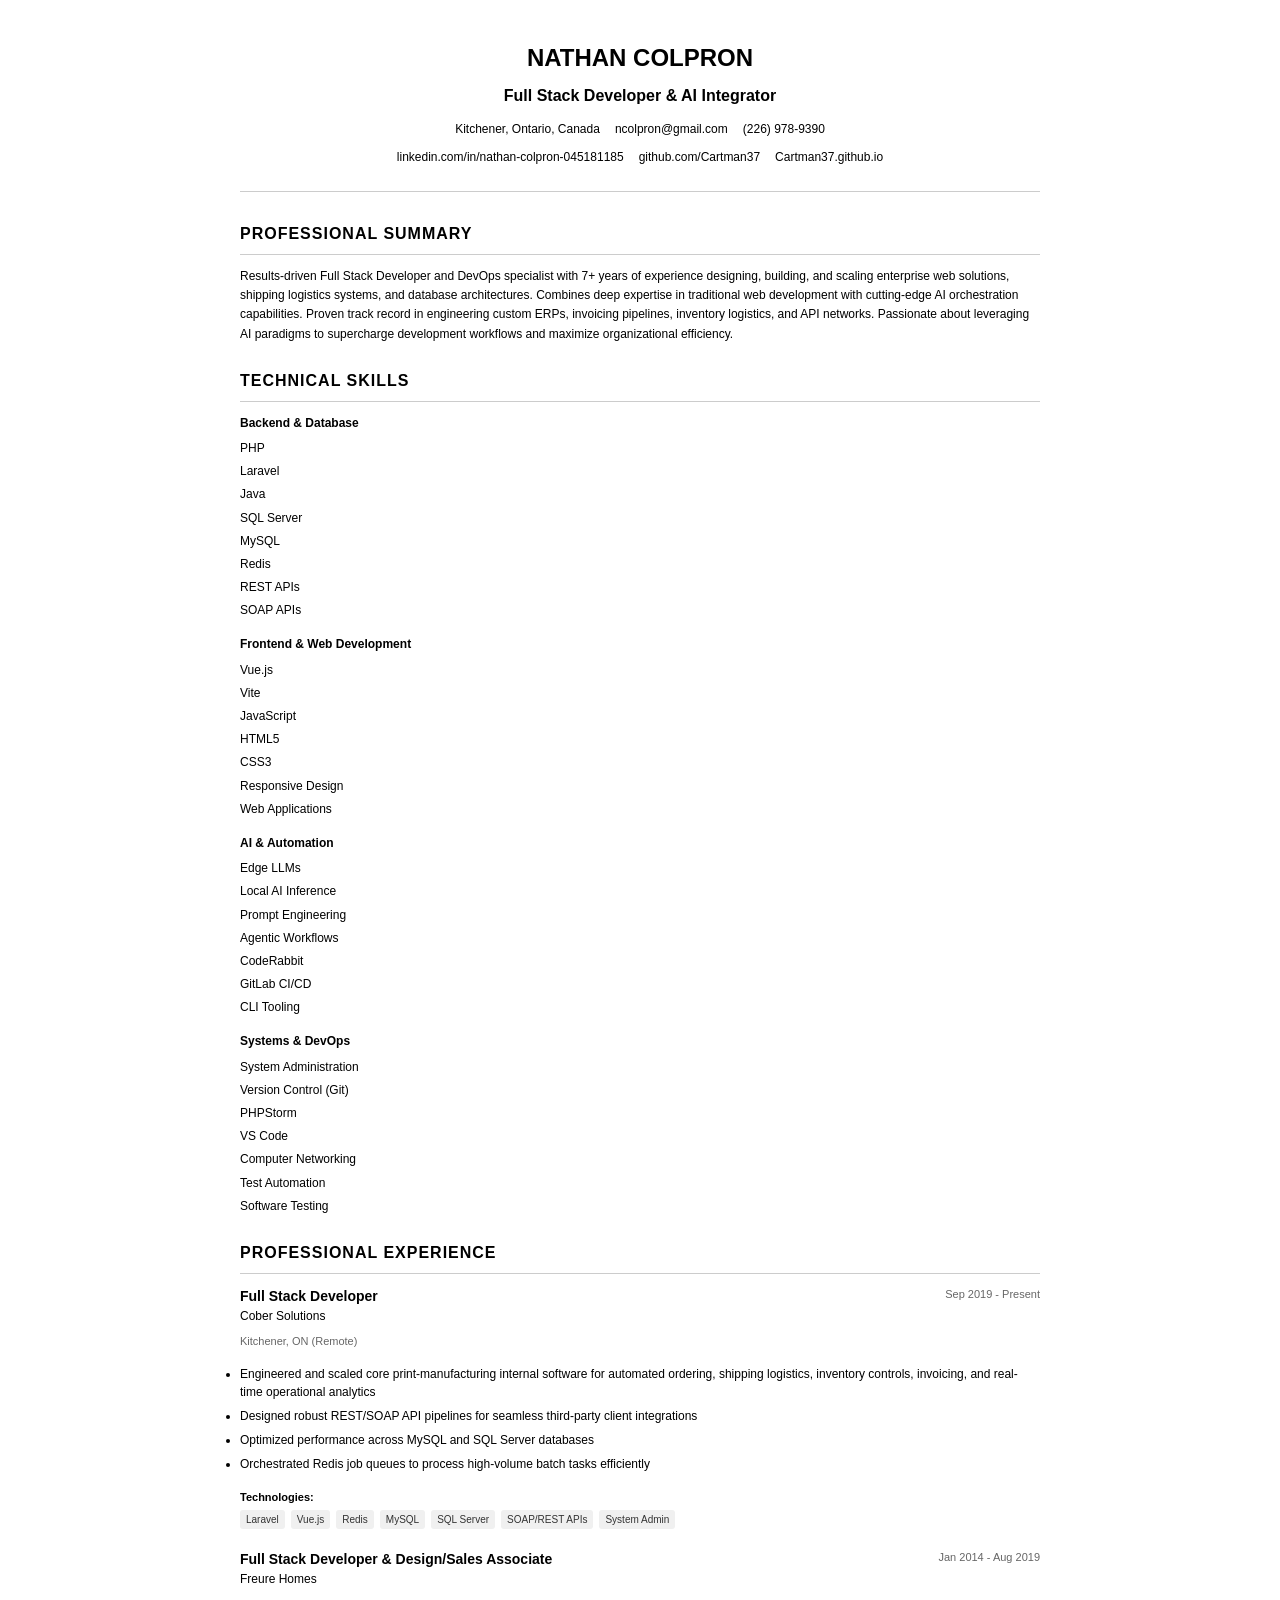
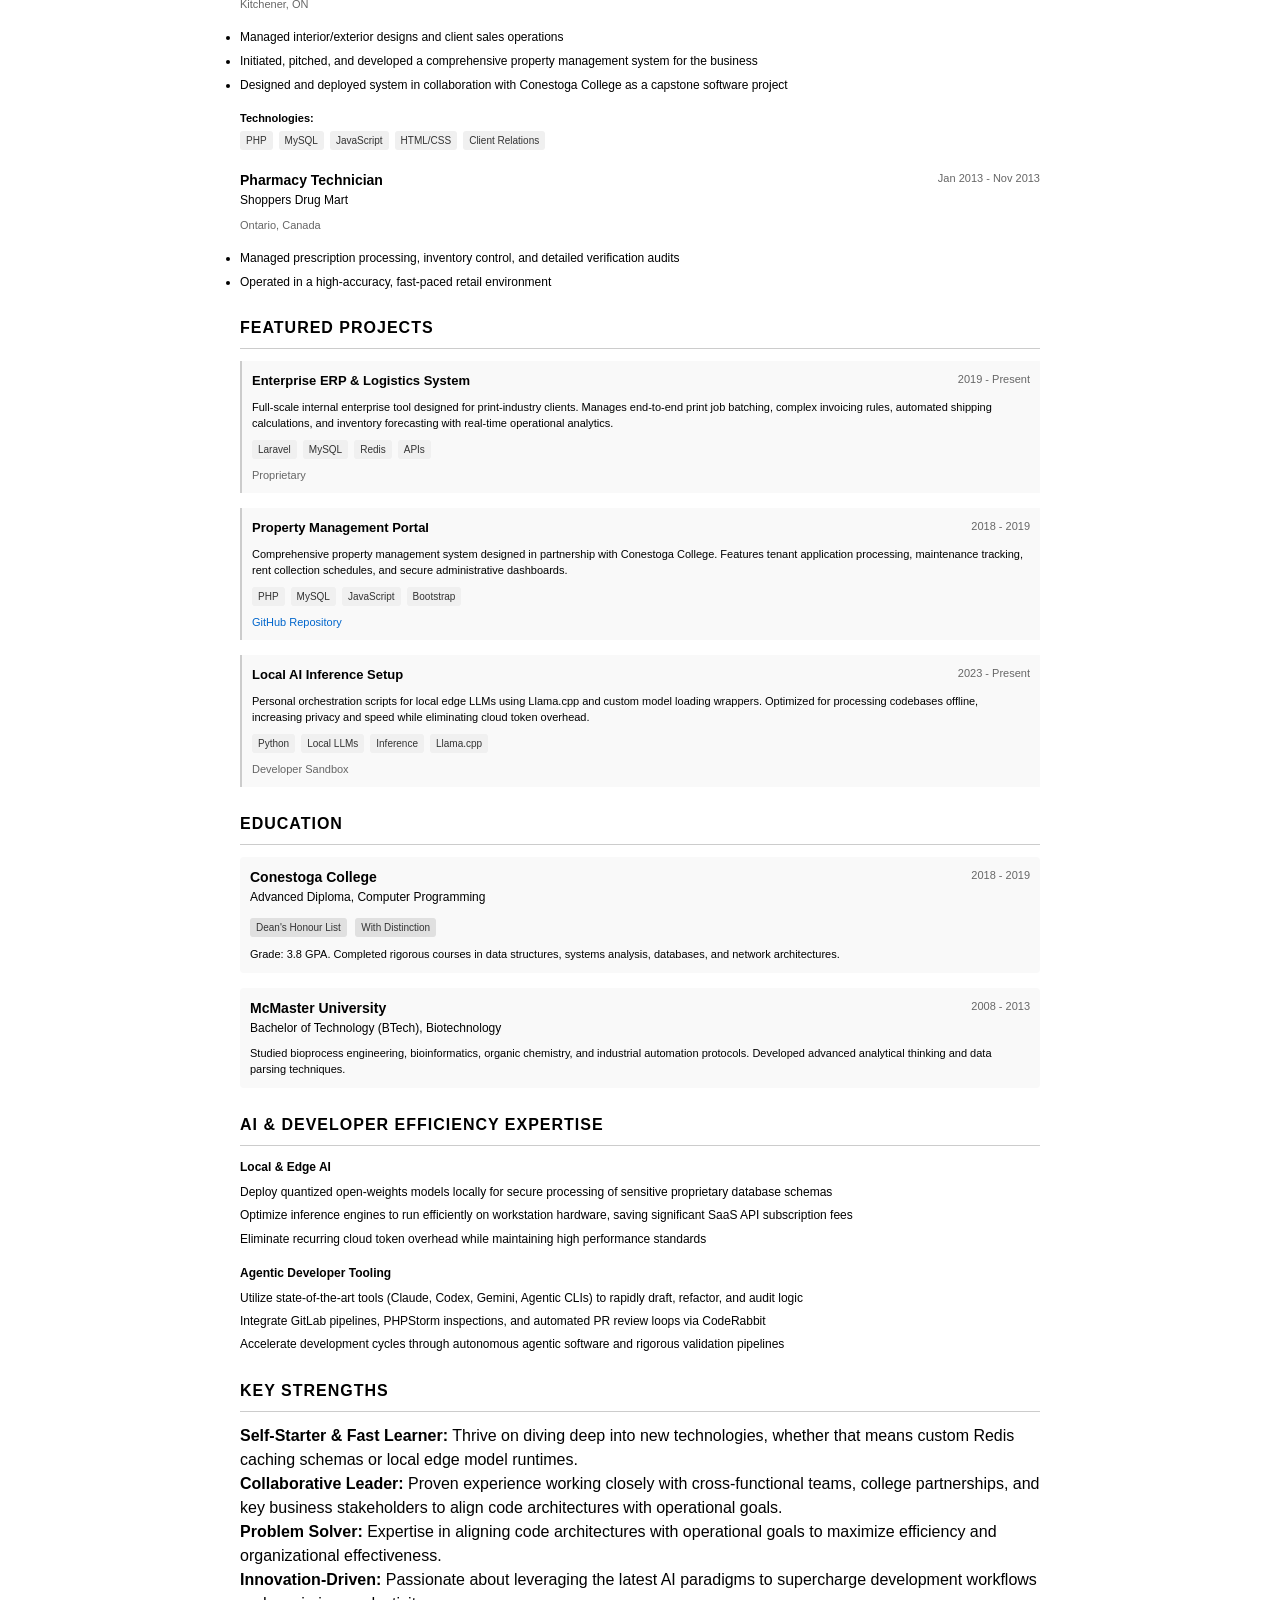
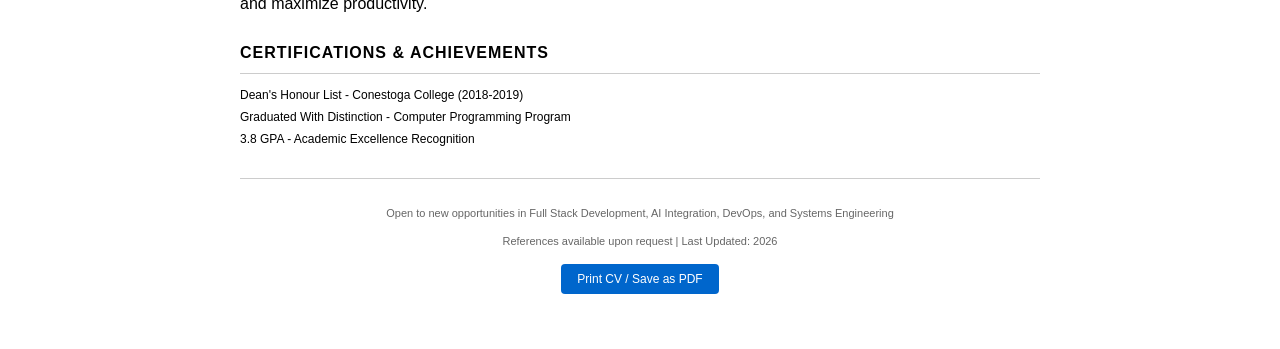
<file: cv/Nathan_Colpron_CV_ATS.html>
<!DOCTYPE html>
<html lang="en">

<head>
    <meta charset="UTF-8">
    <meta name="viewport" content="width=device-width, initial-scale=1.0">
    <title>Nathan Colpron - ATS Optimized CV</title>
    <style>
        /* ATS-Optimized CV Styling */
        body {
            font-family: Arial, Helvetica, sans-serif;
            line-height: 1.5;
            color: #000;
            max-width: 800px;
            margin: 0 auto;
            padding: 40px 20px;
            background-color: #fff;
        }

        /* Print Optimization */
        @media print {
            body {
                padding: 0;
                margin: 0;
            }

            .no-print {
                display: none;
            }
        }

        /* Header */
        .cv-header {
            text-align: center;
            margin-bottom: 30px;
            padding-bottom: 15px;
            border-bottom: 1px solid #ccc;
        }

        .cv-header h1 {
            font-size: 24px;
            font-weight: bold;
            margin: 0 0 8px 0;
        }

        .cv-header .title {
            font-size: 16px;
            font-weight: bold;
            margin: 0 0 12px 0;
        }

        .contact-info {
            display: flex;
            justify-content: center;
            flex-wrap: wrap;
            gap: 15px;
            font-size: 12px;
            margin-bottom: 10px;
        }

        .contact-info span {
            display: flex;
            align-items: center;
            gap: 5px;
        }

        /* Sections */
        .cv-section {
            margin-bottom: 25px;
        }

        .section-title {
            font-size: 16px;
            font-weight: bold;
            margin: 0 0 12px 0;
            padding-bottom: 8px;
            border-bottom: 1px solid #ccc;
            text-transform: uppercase;
            letter-spacing: 1px;
        }

        /* Professional Summary */
        .summary {
            font-size: 12px;
            line-height: 1.6;
            margin-bottom: 15px;
        }

        /* Experience */
        .experience-item {
            margin-bottom: 20px;
        }

        .experience-header {
            display: flex;
            justify-content: space-between;
            align-items: flex-start;
            margin-bottom: 8px;
        }

        .experience-header h3 {
            font-size: 14px;
            font-weight: bold;
            margin: 0;
        }

        .experience-company {
            font-weight: normal;
            font-size: 12px;
        }

        .experience-date {
            font-size: 11px;
            color: #666;
            text-align: right;
        }

        .experience-location {
            font-size: 11px;
            color: #666;
            margin-bottom: 8px;
        }

        .experience-description {
            margin-left: 0;
            padding-left: 0;
        }

        .experience-description ul {
            margin: 8px 0;
            padding-left: 15px;
        }

        .experience-description li {
            margin-bottom: 6px;
            font-size: 12px;
            line-height: 1.5;
        }

        .experience-tech {
            margin-top: 8px;
            font-size: 11px;
        }

        .tech-tags {
            display: flex;
            flex-wrap: wrap;
            gap: 6px;
            margin-top: 4px;
        }

        .tech-tag {
            background-color: #f0f0f0;
            padding: 2px 6px;
            border-radius: 3px;
            font-size: 10px;
            color: #333;
        }

        /* Skills - ATS Optimized (Single Column) */
        .skills-section {
            font-size: 12px;
            line-height: 1.6;
        }

        .skills-category {
            margin-bottom: 15px;
        }

        .skills-category h4 {
            font-size: 12px;
            font-weight: bold;
            margin: 0 0 6px 0;
        }

        .skills-list-simple {
            list-style-type: none;
            padding-left: 0;
            margin: 0;
        }

        .skills-list-simple li {
            margin-bottom: 4px;
            font-size: 12px;
        }

        /* Education */
        .education-grid {
            display: grid;
            gap: 15px;
        }

        .education-item {
            padding: 10px;
            background-color: #f9f9f9;
            border-radius: 4px;
        }

        .education-header {
            display: flex;
            justify-content: space-between;
            align-items: flex-start;
            margin-bottom: 8px;
        }

        .education-school {
            font-size: 14px;
            font-weight: bold;
            margin: 0;
        }

        .education-degree {
            font-weight: normal;
            font-size: 12px;
        }

        .education-date {
            font-size: 11px;
            color: #666;
        }

        .education-details {
            margin: 8px 0 0 0;
            font-size: 11px;
            line-height: 1.5;
        }

        .education-honors {
            margin-top: 8px;
        }

        .honor-badge {
            display: inline-block;
            background-color: #e0e0e0;
            color: #333;
            padding: 2px 6px;
            border-radius: 3px;
            font-size: 10px;
            font-weight: normal;
            margin-right: 4px;
        }

        /* Projects */
        .projects-grid {
            display: grid;
            gap: 15px;
        }

        .project-item {
            padding: 10px;
            border-left: 2px solid #ccc;
            background-color: #f9f9f9;
        }

        .project-header {
            display: flex;
            justify-content: space-between;
            align-items: flex-start;
            margin-bottom: 8px;
        }

        .project-title {
            font-size: 13px;
            font-weight: bold;
            margin: 0;
        }

        .project-date {
            font-size: 11px;
            color: #666;
        }

        .project-description {
            margin: 8px 0;
            font-size: 11px;
            line-height: 1.5;
        }

        .project-links {
            display: flex;
            gap: 8px;
            margin-top: 8px;
        }

        .project-link {
            display: inline-flex;
            align-items: center;
            gap: 4px;
            font-size: 11px;
            color: #0066cc;
            text-decoration: none;
        }

        /* Strengths */
        .strengths-list {
            list-style-type: none;
            padding-left: 0;
            margin: 0;
        }

        .strength-item {
            margin-bottom: 10px;
            font-size: 12px;
            line-height: 1.5;
        }

        .strength-item strong {
            font-weight: bold;
        }

        /* Footer */
        .cv-footer {
            text-align: center;
            margin-top: 30px;
            padding-top: 15px;
            border-top: 1px solid #ccc;
            font-size: 11px;
            color: #666;
        }

        .no-print {
            text-align: center;
            margin: 15px 0;
        }

        .print-btn {
            background-color: #0066cc;
            color: white;
            padding: 8px 16px;
            border: none;
            border-radius: 4px;
            cursor: pointer;
            font-size: 12px;
        }

        .print-btn:hover {
            background-color: #0052a3;
        }
    </style>
</head>

<body>
    <!-- Header -->
    <div class="cv-header">
        <h1>NATHAN COLPRON</h1>
        <div class="title">Full Stack Developer & AI Integrator</div>
        <div class="contact-info">
            <span>Kitchener, Ontario, Canada</span>
            <span>ncolpron@gmail.com</span>
            <span>(226) 978-9390</span>
        </div>
        <div class="contact-info">
            <span>linkedin.com/in/nathan-colpron-045181185</span>
            <span>github.com/Cartman37</span>
            <span>Cartman37.github.io</span>
        </div>
    </div>

    <!-- Professional Summary -->
    <div class="cv-section">
        <h2 class="section-title">Professional Summary</h2>
        <p class="summary">
            Results-driven Full Stack Developer and DevOps specialist with 7+ years of experience designing,
            building, and scaling enterprise web solutions, shipping logistics systems, and database architectures.
            Combines deep expertise in traditional web development with cutting-edge AI orchestration capabilities.
            Proven track record in engineering custom ERPs, invoicing pipelines, inventory logistics, and API networks.
            Passionate about leveraging AI paradigms to supercharge development workflows and maximize organizational
            efficiency.
        </p>
    </div>

    <!-- Core Competencies - ATS Optimized -->
    <div class="cv-section">
        <h2 class="section-title">Technical Skills</h2>
        <div class="skills-section">
            <div class="skills-category">
                <h4>Backend & Database</h4>
                <ul class="skills-list-simple">
                    <li>PHP</li>
                    <li>Laravel</li>
                    <li>Java</li>
                    <li>SQL Server</li>
                    <li>MySQL</li>
                    <li>Redis</li>
                    <li>REST APIs</li>
                    <li>SOAP APIs</li>
                </ul>
            </div>

            <div class="skills-category">
                <h4>Frontend & Web Development</h4>
                <ul class="skills-list-simple">
                    <li>Vue.js</li>
                    <li>Vite</li>
                    <li>JavaScript</li>
                    <li>HTML5</li>
                    <li>CSS3</li>
                    <li>Responsive Design</li>
                    <li>Web Applications</li>
                </ul>
            </div>

            <div class="skills-category">
                <h4>AI & Automation</h4>
                <ul class="skills-list-simple">
                    <li>Edge LLMs</li>
                    <li>Local AI Inference</li>
                    <li>Prompt Engineering</li>
                    <li>Agentic Workflows</li>
                    <li>CodeRabbit</li>
                    <li>GitLab CI/CD</li>
                    <li>CLI Tooling</li>
                </ul>
            </div>

            <div class="skills-category">
                <h4>Systems & DevOps</h4>
                <ul class="skills-list-simple">
                    <li>System Administration</li>
                    <li>Version Control (Git)</li>
                    <li>PHPStorm</li>
                    <li>VS Code</li>
                    <li>Computer Networking</li>
                    <li>Test Automation</li>
                    <li>Software Testing</li>
                </ul>
            </div>
        </div>
    </div>

    <!-- Professional Experience -->
    <div class="cv-section">
        <h2 class="section-title">Professional Experience</h2>

        <div class="experience-item">
            <div class="experience-header">
                <div>
                    <h3>Full Stack Developer</h3>
                    <div class="experience-company">Cober Solutions</div>
                </div>
                <span class="experience-date">Sep 2019 - Present</span>
            </div>
            <div class="experience-location">Kitchener, ON (Remote)</div>
            <ul class="experience-description">
                <li>Engineered and scaled core print-manufacturing internal software for automated ordering, shipping
                    logistics, inventory controls, invoicing, and real-time operational analytics</li>
                <li>Designed robust REST/SOAP API pipelines for seamless third-party client integrations</li>
                <li>Optimized performance across MySQL and SQL Server databases</li>
                <li>Orchestrated Redis job queues to process high-volume batch tasks efficiently</li>
            </ul>
            <div class="experience-tech">
                <strong>Technologies:</strong>
                <div class="tech-tags">
                    <span class="tech-tag">Laravel</span>
                    <span class="tech-tag">Vue.js</span>
                    <span class="tech-tag">Redis</span>
                    <span class="tech-tag">MySQL</span>
                    <span class="tech-tag">SQL Server</span>
                    <span class="tech-tag">SOAP/REST APIs</span>
                    <span class="tech-tag">System Admin</span>
                </div>
            </div>
        </div>

        <div class="experience-item">
            <div class="experience-header">
                <div>
                    <h3>Full Stack Developer & Design/Sales Associate</h3>
                    <div class="experience-company">Freure Homes</div>
                </div>
                <span class="experience-date">Jan 2014 - Aug 2019</span>
            </div>
            <div class="experience-location">Kitchener, ON</div>
            <ul class="experience-description">
                <li>Managed interior/exterior designs and client sales operations</li>
                <li>Initiated, pitched, and developed a comprehensive property management system for the business</li>
                <li>Designed and deployed system in collaboration with Conestoga College as a capstone software project
                </li>
            </ul>
            <div class="experience-tech">
                <strong>Technologies:</strong>
                <div class="tech-tags">
                    <span class="tech-tag">PHP</span>
                    <span class="tech-tag">MySQL</span>
                    <span class="tech-tag">JavaScript</span>
                    <span class="tech-tag">HTML/CSS</span>
                    <span class="tech-tag">Client Relations</span>
                </div>
            </div>
        </div>

        <div class="experience-item">
            <div class="experience-header">
                <div>
                    <h3>Pharmacy Technician</h3>
                    <div class="experience-company">Shoppers Drug Mart</div>
                </div>
                <span class="experience-date">Jan 2013 - Nov 2013</span>
            </div>
            <div class="experience-location">Ontario, Canada</div>
            <ul class="experience-description">
                <li>Managed prescription processing, inventory control, and detailed verification audits</li>
                <li>Operated in a high-accuracy, fast-paced retail environment</li>
            </ul>
        </div>
    </div>

    <!-- Featured Projects -->
    <div class="cv-section">
        <h2 class="section-title">Featured Projects</h2>

        <div class="projects-grid">
            <div class="project-item">
                <div class="project-header">
                    <h3 class="project-title">Enterprise ERP & Logistics System</h3>
                    <span class="project-date">2019 - Present</span>
                </div>
                <p class="project-description">
                    Full-scale internal enterprise tool designed for print-industry clients. Manages end-to-end print
                    job batching, complex invoicing rules, automated shipping calculations, and inventory forecasting
                    with real-time operational analytics.
                </p>
                <div class="tech-tags">
                    <span class="tech-tag">Laravel</span>
                    <span class="tech-tag">MySQL</span>
                    <span class="tech-tag">Redis</span>
                    <span class="tech-tag">APIs</span>
                </div>
                <div class="project-links">
                    <span class="project-link" style="color: #666;">Proprietary</span>
                </div>
            </div>

            <div class="project-item">
                <div class="project-header">
                    <h3 class="project-title">Property Management Portal</h3>
                    <span class="project-date">2018 - 2019</span>
                </div>
                <p class="project-description">
                    Comprehensive property management system designed in partnership with Conestoga College. Features
                    tenant application processing, maintenance tracking, rent collection schedules, and secure
                    administrative dashboards.
                </p>
                <div class="tech-tags">
                    <span class="tech-tag">PHP</span>
                    <span class="tech-tag">MySQL</span>
                    <span class="tech-tag">JavaScript</span>
                    <span class="tech-tag">Bootstrap</span>
                </div>
                <div class="project-links">
                    <a href="https://github.com/Cartman37/property_management_system" class="project-link"
                        target="_blank">
                        GitHub Repository
                    </a>
                </div>
            </div>

            <div class="project-item">
                <div class="project-header">
                    <h3 class="project-title">Local AI Inference Setup</h3>
                    <span class="project-date">2023 - Present</span>
                </div>
                <p class="project-description">
                    Personal orchestration scripts for local edge LLMs using Llama.cpp and custom model loading
                    wrappers. Optimized for processing codebases offline, increasing privacy and speed while eliminating
                    cloud token overhead.
                </p>
                <div class="tech-tags">
                    <span class="tech-tag">Python</span>
                    <span class="tech-tag">Local LLMs</span>
                    <span class="tech-tag">Inference</span>
                    <span class="tech-tag">Llama.cpp</span>
                </div>
                <div class="project-links">
                    <span class="project-link" style="color: #666;">Developer Sandbox</span>
                </div>
            </div>
        </div>
    </div>

    <!-- Education -->
    <div class="cv-section">
        <h2 class="section-title">Education</h2>

        <div class="education-grid">
            <div class="education-item">
                <div class="education-header">
                    <div>
                        <h3 class="education-school">Conestoga College</h3>
                        <div class="education-degree">Advanced Diploma, Computer Programming</div>
                    </div>
                    <span class="education-date">2018 - 2019</span>
                </div>
                <div class="education-honors">
                    <span class="honor-badge">Dean's Honour List</span>
                    <span class="honor-badge">With Distinction</span>
                </div>
                <p class="education-details">
                    Grade: 3.8 GPA. Completed rigorous courses in data structures, systems analysis, databases, and
                    network architectures.
                </p>
            </div>

            <div class="education-item">
                <div class="education-header">
                    <div>
                        <h3 class="education-school">McMaster University</h3>
                        <div class="education-degree">Bachelor of Technology (BTech), Biotechnology</div>
                    </div>
                    <span class="education-date">2008 - 2013</span>
                </div>
                <p class="education-details">
                    Studied bioprocess engineering, bioinformatics, organic chemistry, and industrial automation
                    protocols. Developed advanced analytical thinking and data parsing techniques.
                </p>
            </div>
        </div>
    </div>

    <!-- AI & Developer Efficiency -->
    <div class="cv-section">
        <h2 class="section-title">AI & Developer Efficiency Expertise</h2>

        <div class="skills-section">
            <div class="skills-category">
                <h4>Local & Edge AI</h4>
                <ul class="skills-list-simple">
                    <li>Deploy quantized open-weights models locally for secure processing of sensitive proprietary
                        database schemas</li>
                    <li>Optimize inference engines to run efficiently on workstation hardware, saving significant SaaS
                        API subscription fees</li>
                    <li>Eliminate recurring cloud token overhead while maintaining high performance standards</li>
                </ul>
            </div>
            <div class="skills-category">
                <h4>Agentic Developer Tooling</h4>
                <ul class="skills-list-simple">
                    <li>Utilize state-of-the-art tools (Claude, Codex, Gemini, Agentic CLIs) to rapidly draft, refactor,
                        and audit logic</li>
                    <li>Integrate GitLab pipelines, PHPStorm inspections, and automated PR review loops via CodeRabbit
                    </li>
                    <li>Accelerate development cycles through autonomous agentic software and rigorous validation
                        pipelines</li>
                </ul>
            </div>
        </div>
    </div>

    <!-- Key Strengths -->
    <div class="cv-section">
        <h2 class="section-title">Key Strengths</h2>
        <ul class="strengths-list">
            <li><strong>Self-Starter & Fast Learner:</strong> Thrive on diving deep into new technologies, whether that
                means custom Redis caching schemas or local edge model runtimes.</li>
            <li><strong>Collaborative Leader:</strong> Proven experience working closely with cross-functional teams,
                college partnerships, and key business stakeholders to align code architectures with operational goals.
            </li>
            <li><strong>Problem Solver:</strong> Expertise in aligning code architectures with operational goals to
                maximize efficiency and organizational effectiveness.</li>
            <li><strong>Innovation-Driven:</strong> Passionate about leveraging the latest AI paradigms to supercharge
                development workflows and maximize productivity.</li>
        </ul>
    </div>

    <!-- Certifications -->
    <div class="cv-section">
        <h2 class="section-title">Certifications & Achievements</h2>
        <ul class="skills-list-simple">
            <li>Dean's Honour List - Conestoga College (2018-2019)</li>
            <li>Graduated With Distinction - Computer Programming Program</li>
            <li>3.8 GPA - Academic Excellence Recognition</li>
        </ul>
    </div>

    <!-- Footer -->
    <div class="cv-footer">
        <p>Open to new opportunities in Full Stack Development, AI Integration, DevOps, and Systems Engineering</p>
        <p>References available upon request | Last Updated: 2026</p>
    </div>

    <!-- Print Button (Screen Only) -->
    <div class="no-print">
        <button class="print-btn" onclick="window.print()">Print CV / Save as PDF</button>
    </div>

    <script>
        // Add smooth scrolling for any internal links
        document.querySelectorAll('a[href^="#"]').forEach(anchor => {
            anchor.addEventListener('click', function (e) {
                e.preventDefault();
                document.querySelector(this.getAttribute('href')).scrollIntoView({
                    behavior: 'smooth'
                });
            });
        });
    </script>
</body>

</html>
</file>
<file: css/style.css>
/* 
 * Nathan Colpron Portfolio Style Guide & Stylesheet
 * Premium modern design system (Vanilla CSS)
 */

@import url('https://fonts.googleapis.com/css2?family=Inter:wght@300;400;500;600;700&family=Outfit:wght@400;500;600;700;800&display=swap');

/* --- Custom Properties / Design Tokens --- */
:root {
  /* Fonts */
  --font-heading: 'Outfit', -apple-system, BlinkMacSystemFont, "Segoe UI", Roboto, sans-serif;
  --font-body: 'Inter', -apple-system, BlinkMacSystemFont, "Segoe UI", Roboto, sans-serif;

  /* Transitions */
  --transition-fast: 0.2s cubic-bezier(0.4, 0, 0.2, 1);
  --transition-normal: 0.3s cubic-bezier(0.4, 0, 0.2, 1);
  --transition-slow: 0.5s cubic-bezier(0.4, 0, 0.2, 1);

  /* Shadows */
  --shadow-sm: 0 2px 8px rgba(0, 0, 0, 0.05);
  --shadow-md: 0 8px 24px rgba(0, 0, 0, 0.08);
  --shadow-lg: 0 16px 40px rgba(0, 0, 0, 0.12);

  /* Theme Defaults (Dark Mode) */
  --bg-primary: #0b0f19;
  --bg-secondary: #131b2e;
  --bg-tertiary: #1e2942;
  --bg-glass: rgba(19, 27, 46, 0.7);
  --border-glass: rgba(255, 255, 255, 0.08);
  --text-primary: #f3f4f6;
  --text-secondary: #9ca3af;
  --text-tertiary: #6b7280;
  --color-accent: #8b5cf6;       /* Violet */
  --color-accent-glow: rgba(139, 92, 246, 0.15);
  --color-accent-secondary: #3b82f6; /* Blue */
  --gradient-accent: linear-gradient(135deg, #8b5cf6 0%, #3b82f6 100%);
  --gradient-bg: radial-gradient(circle at top right, rgba(139, 92, 246, 0.12) 0%, rgba(11, 15, 25, 0) 60%),
                 radial-gradient(circle at bottom left, rgba(59, 130, 246, 0.08) 0%, rgba(11, 15, 25, 0) 50%);
  
  --card-hover-border: rgba(139, 92, 246, 0.3);
  --timeline-line: #1e2942;
  --timeline-dot: #8b5cf6;
}

/* Light Theme overrides */
[data-theme="light"] {
  --bg-primary: #f8fafc;
  --bg-secondary: #ffffff;
  --bg-tertiary: #f1f5f9;
  --bg-glass: rgba(255, 255, 255, 0.8);
  --border-glass: rgba(0, 0, 0, 0.06);
  --text-primary: #0f172a;
  --text-secondary: #475569;
  --text-tertiary: #94a3b8;
  --color-accent: #7c3aed;
  --color-accent-glow: rgba(124, 58, 237, 0.08);
  --color-accent-secondary: #2563eb;
  --gradient-accent: linear-gradient(135deg, #7c3aed 0%, #2563eb 100%);
  --gradient-bg: radial-gradient(circle at top right, rgba(124, 58, 237, 0.06) 0%, rgba(248, 250, 252, 0) 60%),
                 radial-gradient(circle at bottom left, rgba(37, 99, 235, 0.04) 0%, rgba(248, 250, 252, 0) 50%);

  --card-hover-border: rgba(124, 58, 237, 0.25);
  --timeline-line: #e2e8f0;
  --timeline-dot: #7c3aed;
}

/* --- Base Styles --- */
* {
  box-sizing: border-box;
  margin: 0;
  padding: 0;
}

html {
  scroll-behavior: smooth;
  font-size: 16px;
}

body {
  font-family: var(--font-body);
  background-color: var(--bg-primary);
  background-image: var(--gradient-bg);
  background-attachment: fixed;
  color: var(--text-primary);
  line-height: 1.6;
  -webkit-font-smoothing: antialiased;
  transition: background-color var(--transition-normal), color var(--transition-normal);
  overflow-x: hidden;
}

h1, h2, h3, h4, h5, h6 {
  font-family: var(--font-heading);
  font-weight: 700;
  line-height: 1.25;
  color: var(--text-primary);
  letter-spacing: -0.02em;
}

p {
  color: var(--text-secondary);
}

a {
  color: var(--color-accent);
  text-decoration: none;
  transition: color var(--transition-fast);
}

a:hover {
  color: var(--color-accent-secondary);
}

/* --- Scrollbar Customization --- */
::-webkit-scrollbar {
  width: 10px;
}
::-webkit-scrollbar-track {
  background: var(--bg-primary);
}
::-webkit-scrollbar-thumb {
  background: var(--bg-tertiary);
  border-radius: 5px;
  border: 2px solid var(--bg-primary);
}
::-webkit-scrollbar-thumb:hover {
  background: var(--color-accent);
}

/* --- Layout Utility Classes --- */
.container {
  width: 100%;
  max-width: 1140px;
  margin: 0 auto;
  padding: 0 1.5rem;
}

.section {
  padding: 8rem 0;
  position: relative;
}

.section-title-wrapper {
  margin-bottom: 4rem;
  text-align: center;
}

.section-subtitle {
  text-transform: uppercase;
  font-size: 0.875rem;
  letter-spacing: 0.15em;
  color: var(--color-accent);
  font-weight: 600;
  margin-bottom: 0.5rem;
  display: block;
}

.section-title {
  font-size: 2.5rem;
  font-weight: 800;
}

/* --- Premium Buttons --- */
.btn {
  display: inline-flex;
  align-items: center;
  justify-content: center;
  padding: 0.85rem 1.75rem;
  font-family: var(--font-heading);
  font-size: 0.95rem;
  font-weight: 600;
  border-radius: 50px;
  cursor: pointer;
  transition: all var(--transition-normal);
  border: 1px solid transparent;
  gap: 0.5rem;
}

.btn-primary {
  background: var(--gradient-accent);
  color: #ffffff;
  box-shadow: 0 4px 15px rgba(139, 92, 246, 0.3);
}

.btn-primary:hover {
  transform: translateY(-2px);
  box-shadow: 0 8px 25px rgba(139, 92, 246, 0.45);
}

.btn-secondary {
  background: var(--bg-secondary);
  color: var(--text-primary);
  border-color: var(--border-glass);
}

.btn-secondary:hover {
  background: var(--bg-tertiary);
  border-color: var(--card-hover-border);
  transform: translateY(-2px);
}

.btn-circle {
  width: 48px;
  height: 48px;
  border-radius: 50%;
  padding: 0;
}

/* --- Header / Navigation --- */
.header {
  position: fixed;
  top: 0;
  left: 0;
  width: 100%;
  z-index: 1000;
  backdrop-filter: blur(12px);
  -webkit-backdrop-filter: blur(12px);
  background: var(--bg-glass);
  border-bottom: 1px solid var(--border-glass);
  transition: all var(--transition-normal);
}

.header-container {
  display: flex;
  align-items: center;
  justify-content: space-between;
  height: 80px;
}

.logo {
  font-family: var(--font-heading);
  font-size: 1.5rem;
  font-weight: 800;
  background: var(--gradient-accent);
  -webkit-background-clip: text;
  -webkit-text-fill-color: transparent;
  display: flex;
  align-items: center;
  gap: 0.5rem;
}

.nav-menu {
  display: flex;
  align-items: center;
  list-style: none;
  gap: 2.25rem;
}

.nav-link {
  font-family: var(--font-heading);
  font-weight: 500;
  font-size: 0.95rem;
  color: var(--text-secondary);
  position: relative;
  padding: 0.5rem 0;
}

.nav-link::after {
  content: '';
  position: absolute;
  bottom: 0;
  left: 0;
  width: 0;
  height: 2px;
  background: var(--gradient-accent);
  transition: width var(--transition-normal);
}

.nav-link:hover {
  color: var(--text-primary);
}

.nav-link:hover::after {
  width: 100%;
}

.theme-toggle-btn {
  background: none;
  border: none;
  color: var(--text-secondary);
  cursor: pointer;
  font-size: 1.25rem;
  display: flex;
  align-items: center;
  justify-content: center;
  width: 40px;
  height: 40px;
  border-radius: 50%;
  transition: background-color var(--transition-normal), color var(--transition-normal);
  border: 1px solid var(--border-glass);
}

.theme-toggle-btn:hover {
  background: var(--bg-tertiary);
  color: var(--text-primary);
}

.sun-icon {
  display: none;
}
[data-theme="light"] .moon-icon {
  display: none;
}
[data-theme="light"] .sun-icon {
  display: block;
}

/* Mobile Nav Toggle */
.mobile-nav-toggle {
  display: none;
  background: none;
  border: none;
  color: var(--text-primary);
  font-size: 1.5rem;
  cursor: pointer;
}

/* --- Hero Section --- */
.hero {
  min-height: 100vh;
  display: flex;
  align-items: center;
  padding-top: 100px;
}

.hero-grid {
  display: grid;
  grid-template-columns: 1.2fr 0.8fr;
  align-items: center;
  gap: 4rem;
}

.hero-tag {
  display: inline-flex;
  align-items: center;
  background: var(--color-accent-glow);
  border: 1px solid var(--border-glass);
  padding: 0.4rem 1rem;
  border-radius: 30px;
  font-size: 0.825rem;
  font-weight: 600;
  color: var(--color-accent);
  margin-bottom: 1.5rem;
  gap: 0.4rem;
}

.hero-tag span {
  width: 8px;
  height: 8px;
  background-color: var(--color-accent);
  border-radius: 50%;
  display: inline-block;
  box-shadow: 0 0 8px var(--color-accent);
}

.hero-title {
  font-size: 4rem;
  font-weight: 800;
  line-height: 1.15;
  margin-bottom: 1.5rem;
}

.hero-title span {
  background: var(--gradient-accent);
  -webkit-background-clip: text;
  -webkit-text-fill-color: transparent;
}

.hero-desc {
  font-size: 1.2rem;
  color: var(--text-secondary);
  margin-bottom: 2.5rem;
  max-width: 600px;
}

.hero-ctas {
  display: flex;
  gap: 1rem;
  flex-wrap: wrap;
}

/* Visual Mockups / Graphic in Hero */
.hero-visual {
  position: relative;
  display: flex;
  align-items: center;
  justify-content: center;
}

.visual-backdrop {
  position: absolute;
  width: 350px;
  height: 350px;
  background: var(--gradient-accent);
  filter: blur(80px);
  opacity: 0.15;
  border-radius: 50%;
  z-index: 1;
}

.visual-card {
  background: var(--bg-glass);
  border: 1px solid var(--border-glass);
  border-radius: 20px;
  padding: 2rem;
  width: 100%;
  max-width: 380px;
  box-shadow: var(--shadow-lg);
  backdrop-filter: blur(16px);
  -webkit-backdrop-filter: blur(16px);
  z-index: 2;
  position: relative;
  overflow: hidden;
}

.visual-header {
  display: flex;
  gap: 6px;
  margin-bottom: 1.5rem;
}

.dot {
  width: 10px;
  height: 10px;
  border-radius: 50%;
}
.dot-red { background: #ef4444; }
.dot-yellow { background: #f59e0b; }
.dot-green { background: #10b981; }

.visual-code {
  font-family: "Courier New", Courier, monospace;
  font-size: 0.85rem;
  color: var(--text-primary);
}

.visual-code p {
  color: #3b82f6;
}

.visual-code span {
  color: #10b981;
}

/* --- About & AI Workflows --- */
.about-grid {
  display: grid;
  grid-template-columns: 1fr 1fr;
  gap: 4rem;
  align-items: flex-start;
}

.about-text p {
  font-size: 1.05rem;
  margin-bottom: 1.5rem;
}

.highlight-box {
  background: var(--bg-secondary);
  border: 1px solid var(--border-glass);
  border-radius: 16px;
  padding: 2rem;
  box-shadow: var(--shadow-md);
  position: relative;
}

.highlight-box::before {
  content: '';
  position: absolute;
  top: 0;
  left: 0;
  width: 4px;
  height: 100%;
  background: var(--gradient-accent);
  border-top-left-radius: 16px;
  border-bottom-left-radius: 16px;
}

.highlight-box h3 {
  font-size: 1.25rem;
  margin-bottom: 0.75rem;
}

.ai-workflow-card {
  background: var(--bg-secondary);
  border: 1px solid var(--border-glass);
  border-radius: 16px;
  padding: 2.25rem;
  height: 100%;
  box-shadow: var(--shadow-md);
  transition: border-color var(--transition-normal);
}

.ai-workflow-card:hover {
  border-color: var(--card-hover-border);
}

.ai-workflow-title {
  display: flex;
  align-items: center;
  gap: 0.75rem;
  font-size: 1.5rem;
  margin-bottom: 1.5rem;
}

.ai-workflow-icon {
  font-size: 1.75rem;
  background: var(--gradient-accent);
  -webkit-background-clip: text;
  -webkit-text-fill-color: transparent;
}

.ai-workflow-list {
  list-style: none;
  display: flex;
  flex-direction: column;
  gap: 1.25rem;
}

.ai-workflow-item {
  display: flex;
  gap: 1rem;
}

.ai-workflow-item-num {
  font-weight: 800;
  color: var(--color-accent);
  font-family: var(--font-heading);
}

.ai-workflow-item-title {
  font-weight: 600;
  color: var(--text-primary);
  margin-bottom: 0.25rem;
}

.ai-workflow-item-desc {
  font-size: 0.925rem;
  color: var(--text-secondary);
}

/* --- Skills --- */
.skills-grid {
  display: grid;
  grid-template-columns: repeat(auto-fit, minmax(250px, 1fr));
  gap: 2rem;
}

.skills-category {
  background: var(--bg-secondary);
  border: 1px solid var(--border-glass);
  border-radius: 16px;
  padding: 2rem;
  box-shadow: var(--shadow-sm);
  transition: transform var(--transition-normal);
}

.skills-category:hover {
  transform: translateY(-4px);
}

.skills-category h3 {
  font-size: 1.25rem;
  margin-bottom: 1.5rem;
  display: flex;
  align-items: center;
  gap: 0.5rem;
}

.skills-list {
  display: flex;
  flex-wrap: wrap;
  gap: 0.75rem;
}

.skill-pill {
  background: var(--bg-tertiary);
  color: var(--text-secondary);
  padding: 0.5rem 1rem;
  border-radius: 30px;
  font-size: 0.875rem;
  font-weight: 500;
  transition: all var(--transition-fast);
  border: 1px solid var(--border-glass);
}

.skill-pill:hover {
  background: var(--color-accent);
  color: #ffffff;
  border-color: var(--color-accent);
  transform: scale(1.05);
}

/* --- Experience (Timeline) --- */
.timeline {
  position: relative;
  max-width: 850px;
  margin: 0 auto;
  padding: 2rem 0;
}

.timeline::before {
  content: '';
  position: absolute;
  left: 31px;
  top: 0;
  height: 100%;
  width: 2px;
  background-color: var(--timeline-line);
}

.timeline-item {
  position: relative;
  margin-bottom: 4rem;
  padding-left: 5.5rem;
}

.timeline-item:last-child {
  margin-bottom: 0;
}

.timeline-dot {
  position: absolute;
  left: 20px;
  top: 8px;
  width: 24px;
  height: 24px;
  border-radius: 50%;
  background: var(--bg-primary);
  border: 4px solid var(--timeline-dot);
  z-index: 2;
  box-shadow: 0 0 10px var(--color-accent-glow);
  transition: transform var(--transition-normal);
}

.timeline-item:hover .timeline-dot {
  transform: scale(1.2);
}

.timeline-content {
  background: var(--bg-secondary);
  border: 1px solid var(--border-glass);
  border-radius: 16px;
  padding: 2.25rem;
  box-shadow: var(--shadow-md);
  transition: border-color var(--transition-normal);
  position: relative;
}

.timeline-content:hover {
  border-color: var(--card-hover-border);
}

.timeline-header {
  display: flex;
  justify-content: space-between;
  align-items: flex-start;
  margin-bottom: 1rem;
  flex-wrap: wrap;
  gap: 1rem;
}

.timeline-job {
  font-size: 1.35rem;
  font-weight: 700;
}

.timeline-company {
  font-size: 1rem;
  color: var(--color-accent);
  font-weight: 600;
  margin-bottom: 0.25rem;
}

.timeline-date {
  font-size: 0.875rem;
  color: var(--text-tertiary);
  font-weight: 500;
}

.timeline-desc {
  font-size: 0.975rem;
  color: var(--text-secondary);
  margin-bottom: 1.5rem;
}

.timeline-skills {
  display: flex;
  flex-wrap: wrap;
  gap: 0.5rem;
}

.timeline-skill-pill {
  font-size: 0.775rem;
  font-weight: 600;
  background: var(--bg-tertiary);
  color: var(--text-secondary);
  padding: 0.25rem 0.75rem;
  border-radius: 12px;
  border: 1px solid var(--border-glass);
}

/* --- Projects --- */
.projects-grid {
  display: grid;
  grid-template-columns: repeat(auto-fit, minmax(320px, 1fr));
  gap: 2.5rem;
}

.project-card {
  background: var(--bg-secondary);
  border: 1px solid var(--border-glass);
  border-radius: 20px;
  overflow: hidden;
  box-shadow: var(--shadow-md);
  transition: all var(--transition-normal);
  display: flex;
  flex-direction: column;
  height: 100%;
}

.project-card:hover {
  transform: translateY(-6px);
  border-color: var(--card-hover-border);
  box-shadow: var(--shadow-lg);
}

.project-visual {
  height: 180px;
  background: var(--gradient-accent);
  position: relative;
  display: flex;
  align-items: center;
  justify-content: center;
  color: #ffffff;
  font-size: 3rem;
  font-weight: 800;
}

.project-visual::after {
  content: '';
  position: absolute;
  top: 0;
  left: 0;
  width: 100%;
  height: 100%;
  background: rgba(0,0,0,0.15);
}

.project-content {
  padding: 2rem;
  display: flex;
  flex-direction: column;
  flex-grow: 1;
}

.project-title {
  font-size: 1.35rem;
  margin-bottom: 0.75rem;
}

.project-desc {
  font-size: 0.95rem;
  color: var(--text-secondary);
  margin-bottom: 1.5rem;
  flex-grow: 1;
}

.project-tags {
  display: flex;
  flex-wrap: wrap;
  gap: 0.5rem;
  margin-bottom: 1.5rem;
}

.project-tag {
  font-size: 0.75rem;
  background: var(--bg-tertiary);
  color: var(--text-secondary);
  padding: 0.25rem 0.6rem;
  border-radius: 4px;
  font-weight: 500;
}

.project-links {
  display: flex;
  gap: 1rem;
}

.project-link {
  display: inline-flex;
  align-items: center;
  gap: 0.4rem;
  font-size: 0.875rem;
  font-weight: 600;
}

/* --- Education --- */
.education-grid {
  display: grid;
  grid-template-columns: repeat(auto-fit, minmax(320px, 1fr));
  gap: 2.5rem;
}

.education-card {
  background: var(--bg-secondary);
  border: 1px solid var(--border-glass);
  border-radius: 16px;
  padding: 2.25rem;
  box-shadow: var(--shadow-sm);
  position: relative;
  transition: all var(--transition-normal);
}

.education-card:hover {
  transform: translateY(-4px);
  border-color: var(--card-hover-border);
}

.education-school {
  font-size: 1.25rem;
  margin-bottom: 0.25rem;
}

.education-degree {
  font-weight: 600;
  color: var(--color-accent);
  margin-bottom: 0.5rem;
  font-size: 0.975rem;
}

.education-date {
  font-size: 0.85rem;
  color: var(--text-tertiary);
  margin-bottom: 1rem;
  display: block;
}

.education-details {
  font-size: 0.925rem;
  color: var(--text-secondary);
}

.education-badge {
  position: absolute;
  top: 2rem;
  right: 2rem;
  font-size: 0.75rem;
  font-weight: 700;
  background: var(--color-accent-glow);
  color: var(--color-accent);
  padding: 0.25rem 0.75rem;
  border-radius: 20px;
  border: 1px solid var(--border-glass);
}

/* --- Contact & Footer --- */
.contact-card {
  background: var(--bg-secondary);
  border: 1px solid var(--border-glass);
  border-radius: 24px;
  padding: 4rem;
  text-align: center;
  max-width: 850px;
  margin: 0 auto;
  box-shadow: var(--shadow-lg);
  position: relative;
  overflow: hidden;
}

.contact-card::after {
  content: '';
  position: absolute;
  top: 0;
  left: 0;
  width: 100%;
  height: 4px;
  background: var(--gradient-accent);
}

.contact-card h2 {
  font-size: 2.25rem;
  margin-bottom: 1rem;
}

.contact-card p {
  font-size: 1.1rem;
  max-width: 500px;
  margin: 0 auto 2.5rem;
}

.email-box {
  background: var(--bg-tertiary);
  border: 1px solid var(--border-glass);
  border-radius: 50px;
  display: inline-flex;
  align-items: center;
  padding: 0.35rem 0.5rem 0.35rem 2rem;
  margin-bottom: 3rem;
  max-width: 100%;
}

.email-address {
  font-family: var(--font-heading);
  font-weight: 600;
  font-size: 1.1rem;
  color: var(--text-primary);
  margin-right: 2rem;
  word-break: break-all;
}

.social-links {
  display: flex;
  justify-content: center;
  gap: 1.5rem;
}

.social-link {
  width: 48px;
  height: 48px;
  border-radius: 50%;
  background: var(--bg-tertiary);
  color: var(--text-secondary);
  display: flex;
  align-items: center;
  justify-content: center;
  font-size: 1.25rem;
  border: 1px solid var(--border-glass);
  transition: all var(--transition-normal);
}

.social-link:hover {
  background: var(--color-accent);
  color: #ffffff;
  border-color: var(--color-accent);
  transform: translateY(-4px);
}

.footer {
  padding: 4rem 0;
  text-align: center;
  border-top: 1px solid var(--border-glass);
}

.footer p {
  font-size: 0.875rem;
  color: var(--text-tertiary);
}

/* --- Responsive Adjustments --- */
@media (max-width: 992px) {
  .hero-grid {
    grid-template-columns: 1fr;
    gap: 3rem;
    text-align: center;
  }
  .hero-visual {
    order: -1;
  }
  .hero-title {
    font-size: 3rem;
  }
  .hero-ctas {
    justify-content: center;
  }
  .about-grid {
    grid-template-columns: 1fr;
    gap: 3rem;
  }
}

@media (max-width: 768px) {
  .section {
    padding: 5rem 0;
  }
  .header-container {
    height: 70px;
  }
  .mobile-nav-toggle {
    display: block;
  }
  .nav-menu {
    position: fixed;
    top: 70px;
    left: -100%;
    width: 100%;
    height: calc(100vh - 70px);
    background: var(--bg-primary);
    flex-direction: column;
    padding: 3rem 1.5rem;
    gap: 2rem;
    transition: left var(--transition-normal);
    backdrop-filter: blur(12px);
    -webkit-backdrop-filter: blur(12px);
    background: var(--bg-glass);
    border-top: 1px solid var(--border-glass);
  }
  .nav-menu.active {
    left: 0;
  }
  .timeline::before {
    left: 15px;
  }
  .timeline-dot {
    left: 4px;
  }
  .timeline-item {
    padding-left: 2.5rem;
  }
  .contact-card {
    padding: 2.5rem 1.5rem;
  }
  .email-box {
    padding: 0.5rem 1.5rem;
    flex-direction: column;
    border-radius: 16px;
    gap: 1rem;
  }
  .email-address {
    margin-right: 0;
  }
}

/* --- Scroll Reveal Animations --- */
.scroll-reveal {
  opacity: 0;
  transform: translateY(30px);
  transition: opacity 0.8s cubic-bezier(0.4, 0, 0.2, 1),
              transform 0.8s cubic-bezier(0.4, 0, 0.2, 1);
}

.reveal-visible {
  opacity: 1;
  transform: translateY(0);
}

/* Delays for children */
.delay-100 { transition-delay: 100ms; }
.delay-200 { transition-delay: 200ms; }
.delay-300 { transition-delay: 300ms; }
.delay-400 { transition-delay: 400ms; }
.delay-500 { transition-delay: 500ms; }
</file>
